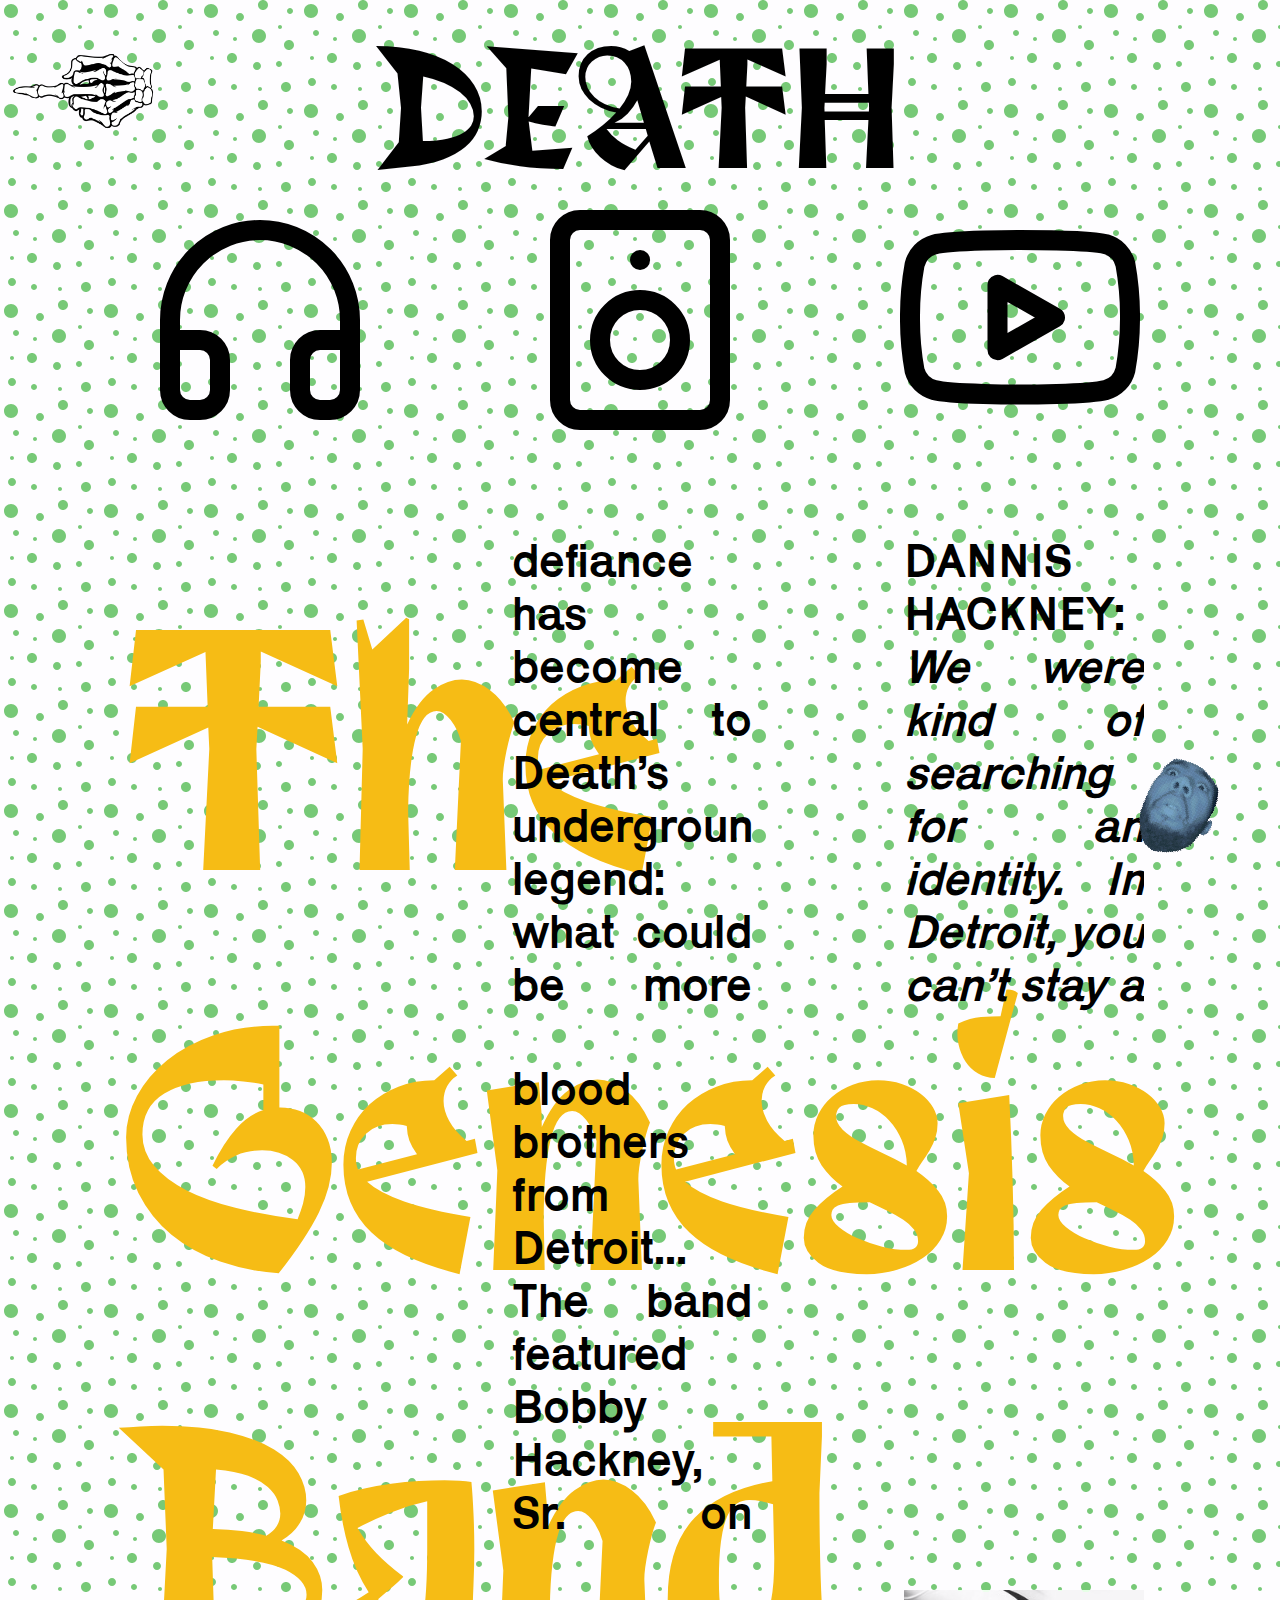
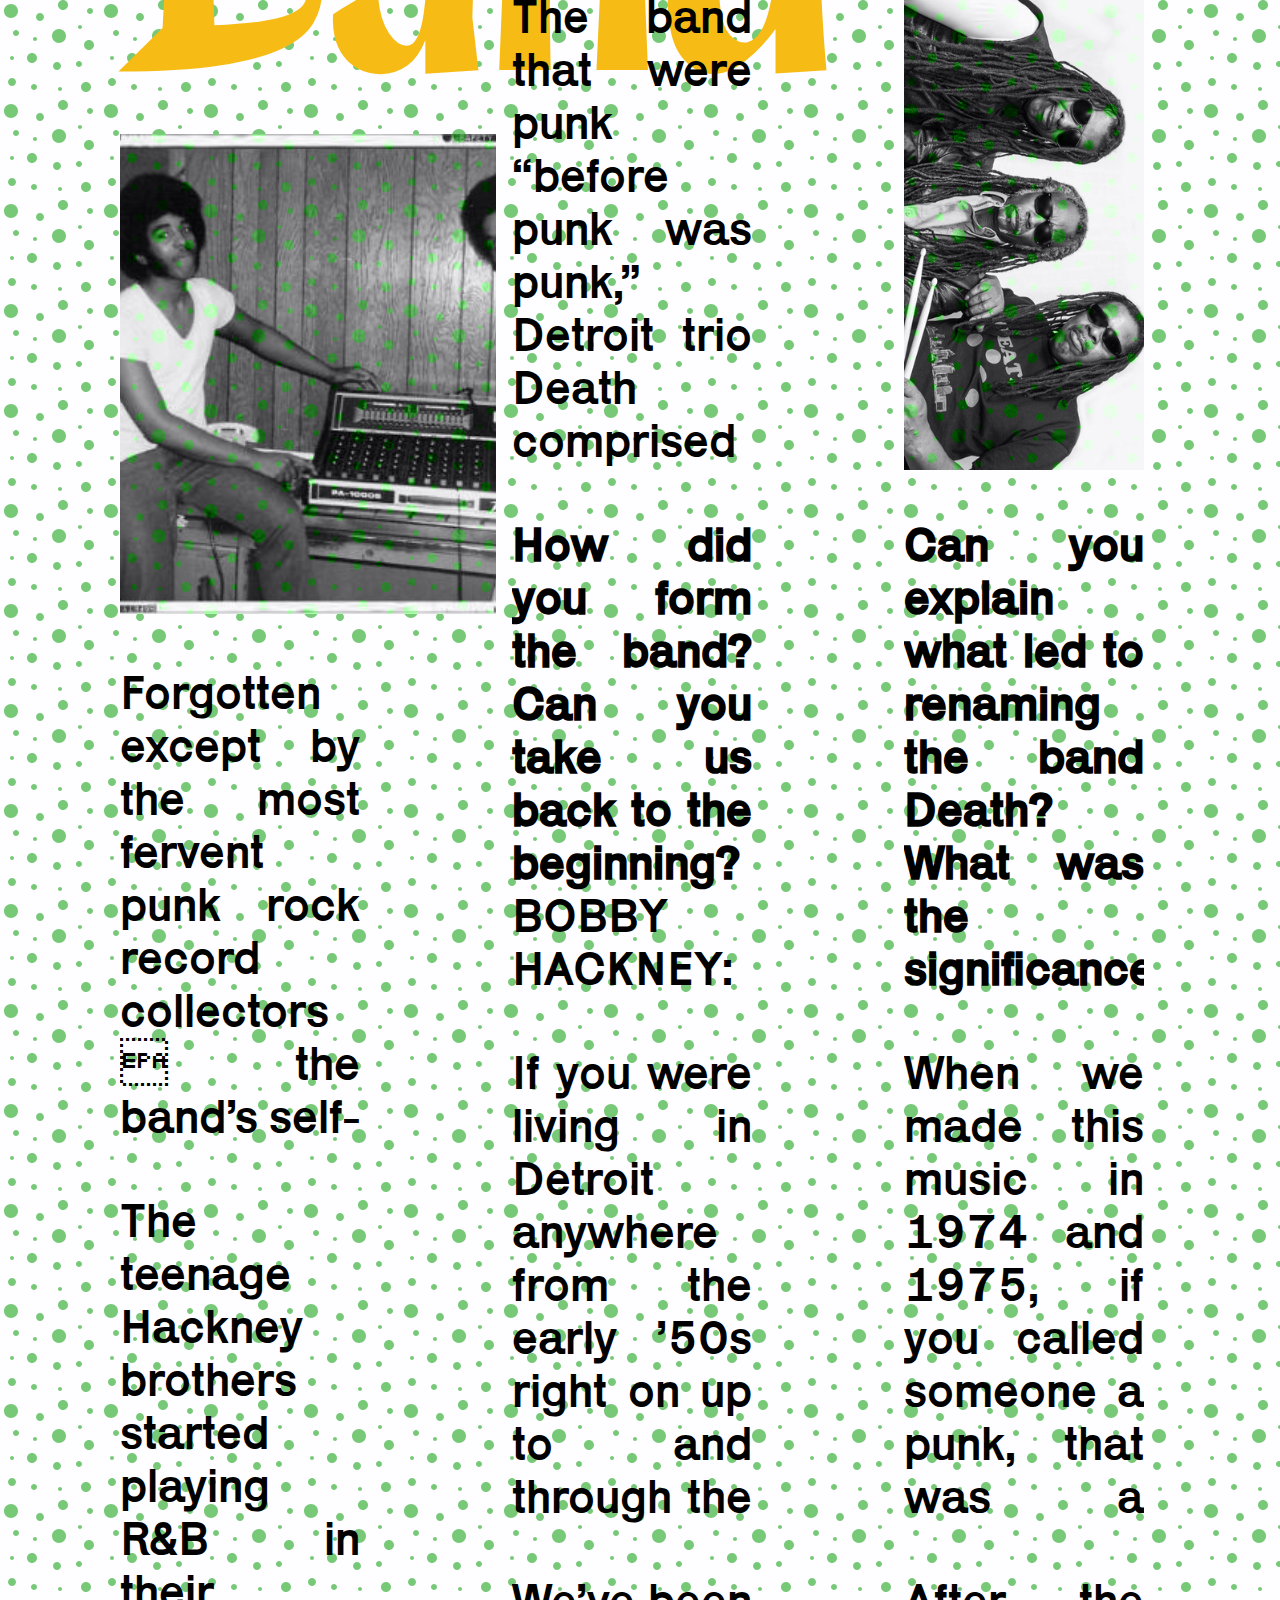
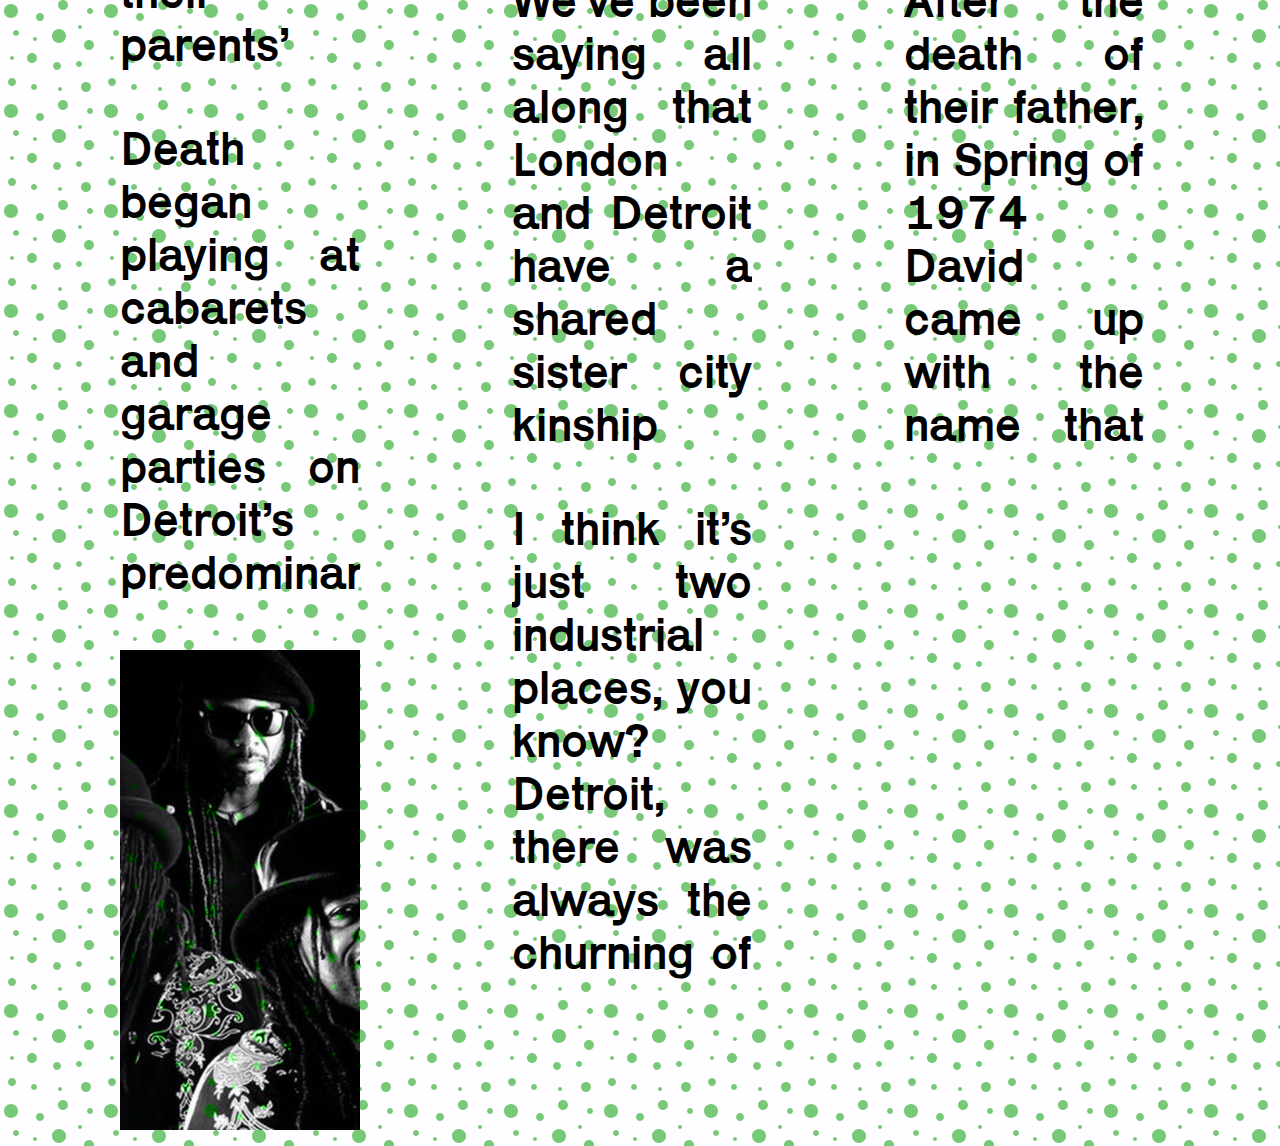
<file: Death.html>
<!-- update -->

<!DOCTYPE html>
<html>
<head>
<title></title>
<meta name="description" content="">

<meta charset="utf-8">
<meta content="initial-scale=1.0,width=device-width" name="viewport">
<meta http-equiv="X-UA-Compatible" content="IE=edge">

<!--favicon-->
<link rel="icon" href="images/favicon.ico" />

<!--stylesheets-->
<link href="css/reset.css" rel="stylesheet">
<link href="css/linkedpg.css" rel="stylesheet">


</head>

<body>
<div class="widget">
<a href="index.html">
<img src="images/middle-finger-widget-2.png" alt="middle-finger-widget">
</a>
</div>
<p>
    <h1>DEATH</h1>
<div class="menu-buttons">
    <a href="https://audius.co/trending" target="_blank"> <img src="images/headphones.svg" alt="speaker"></a>
    <a href="https://tidal.com/browse/artist/9723392" target="_blank"> <img src="images/speaker.svg" alt="speaker"></a>
    <a href="https://www.youtube.com/channel/UCvtq4GkuRfYc8IUwmJ4bv_Q" target="_blank"> <img src="images/youtube.svg" alt="yotube-graphic"></a> 
</div>

<div class="wrapper">
    <div class="scroll-content-left">

        <h2>The Genesis Band</h2>
            <img src="images/Death-0.jpg" alt="Death-band-1">
            <p>Forgotten except by the most fervent punk rock record collectors  the band’s self-released 1976 single recently traded hands for the equivalent of $800  Death would likely have remained lost in obscurity if not for the discovery last year of a 1974 demo tape in Bobby Sr.’s attic. Released last month by Drag City Records as “... For the Whole World to See,” Death’s newly unearthed recordings reveal a remarkable missing link between the high-energy hard rock of Detroit bands like the Stooges and MC5 from the late 1960s and early ’70s and the high-velocity assault of punk from its breakthrough years of 1976 and ’77. Death’s songs “Politicians in My Eyes,” “Keep On Knocking” and “Freakin Out” are scorching blasts of feral ur-punk, making the brothers unwitting artistic kin to their punk-pioneer contemporaries the Ramones, in New York; Rocket From the Tombs, in Cleveland; and the Saints, in Brisbane, Australia. They also preceded Bad Brains, the most celebrated African-American punk band, by almost five years.</p>

            <p>The teenage Hackney brothers started playing R&B in their parents’ garage in the early ’70s but switched to hard rock in 1973, after seeing an Alice Cooper show. Dannis played drums, Bobby played bass and sang, and David wrote the songs and contributed propulsive guitar work, derived from studying Pete Townshend’s power-chord wrist technique. Their musicianship tightened when their mother allowed them to replace their bedroom furniture with mikes and amps as long as they practiced for three hours every afternoon. “From 3 to 6,” said Dannis, 54, “we just blew up the neighborhood.”</p>

            <p>Death began playing at cabarets and garage parties on Detroit’s predominantly African-American east side, but were met with reactions ranging from confusion to derision. “We were ridiculed because at the time everybody in our community was listening to the Philadelphia sound, Earth, Wind & Fire, the Isley Brothers,” Bobby said. “People thought we were doing some weird stuff. We were pretty aggressive about playing rock ’n’ roll because there were so many voices around us trying to get us to abandon it.”</p>

</div>
<div class="scroll-content-right">
    <p>
        <img src="images/Death-2.jpg" alt="Death-band-2">
        <p>defiance has become central to Death’s underground legend: what could be more punk rock than telling the suits to take a hike in the name of artistic integrity, even if punk didn’t quite exist yet?</p>

        <p>blood brothers from Detroit... The band featured Bobby Hackney, Sr. on vocals and bass, Dannis Hackney on drums and the eldest brother, David Hackney as guitarist, songwriter, and its conceptual leader.</p>

        <p>The band that were punk “before punk was punk,” Detroit trio Death comprised of the Hackney brothers: Bobby, David and Dannis. Inspired by the local sounds of Motown, MC5, The Stooges and Alice Cooper, and British groups like The Beatles, The Stones and The Who, their choice of name played on the concept of “spinning death from the negative to the positive.” In 1975, after interest from Detroit music mogul Don Davis and his label Groovesville Productions, and with funding from Columbia Records, Death recorded a set of seven songs. Columbia’s president Clive Davis begged them to change their nihilistic title. On brother David’s insistence, the brothers refused, leading to Columbia withdrawing their support.</p>

        <p><b>How did you form the band? Can you take us back to the beginning?</b> BOBBY HACKNEY: <em>We started in 1971. We were originally called RockFire Funk Express. Right around the end of 1972 into 1973, we begin to explore and immerse ourselves in rock & roll, more or less thanks to the inspiration of a show that Dannis saw with Alice Cooper. That was actually the beginning of it. We immersed ourselves in rock & roll. We needed a new name. David, our brother, came up with the name Death in 1974.</em></p>

        <p>If you were living in Detroit anywhere from the early ’50s right on up to and through the late ’70s, you witnessed a lot of magic being made. Of course, the advent of Motown. Great Detroit rock like Bob Seger, the MC5, Iggy and the Stooges, Grand Funk Railroad. Alice Cooper, who moved to Detroit.</p>

        <p>We’ve been saying all along that London and Detroit have a shared sister city kinship because during the early ’60s when The Beatles came and all of the music industry in America was running scared, Berry Gordy invited them to West Grand Boulevard on Hitsville. They recorded “Please, Mr. Postman” and some other Motown songs. After that, the two names became synonymous amongst music fans in Detroit. Motown and Beatles. Just rolled off the tongue together. The Who came to Detroit, set up residency in Detroit, played the Grande Ballroom. The Rolling Stones were in and out of Detroit recording.</p>

        <p>I think it’s just two industrial places, you know? Detroit, there was always the churning of the automobile plants. I think that here, in the UK and in parts of Europe where all these great bands come from, there’s a lot of industrial connections. I think there’s the churning of all that machinery that gives us that rhythm and that backbeat that we all tune into. We’ve heard groups like U2 talk about how they were influenced by the industrial surroundings that they grew up in. I think that’s really what it is. Whenever you see a place where there’s a lot of industry and working class people, those are the places where great music comes from.</p>

        <p> DANNIS HACKNEY: <em>We were kind of searching for an identity. In Detroit, you can’t stay a funk band too long before you learn about George Clinton and Funkadelic and the Parliament. They were the kings of the funk in Detroit. There was just no way around that. We began to explore heavy rock & roll. I happened into a concert one night that was going on at what was then Cobo Arena, which is Joe Louis Arena now. It was Alice Cooper. That was my first time ever seeing a real rock concert. When I saw those guys, the way they performed on stage, it just grabbed me. I stood there just watching them. I couldn’t wait to get home and tell my brothers that, “Dudes, if we want a new music to play, we got to get on this rock & roll thing.”They kind of rejected the idea at first. Then, two months later, The Who came to town on their Quadrophenia tour. David, who was the leader of the band, got a chance to see that. That’s when he agreed with me that we should go deeper into rock & roll. This seems to be the music that we were made for.</em></p>

    </p>
</div>

<div class="scroll-content-left">
    <p>
        <img src="images/Death-3.jpg" alt="Death-band-3">
        <p><b>Can you explain what led to renaming the band Death? What was the significance of the new name?</b> BOBBY HACKNEY:<em>David looked at it as a real spiritual thing. We didn’t want people to see it as a dark, gory thing. He was very convinced that Jim Morrison had the same idea in mind in naming the band The Doors and a song “Break on through to the Other Side.” How death should be viewed as not a negative, but a positive because it’s this journey that we’re all going through. He used to call this world a waiting room. Once we make that journey, that’s where [you find] the real party, the real life, the real fun, the real music, the real rock & roll, the real joy. That’s where it all is.</em></p>

        <p>When we made this music in 1974 and 1975, if you called someone a punk, that was a negative term. You either got a black eye or a bloody nose. We didn’t know anything about punk music, man. We just called it hard-driving Detroit rock & roll. That’s what we were playing. Maybe we were a little faster, a little more aggressive, because everybody was telling us that we should be playing some other kind of music like soul music or funk music. We wanted to play rock & roll.</p>

        <p>After the death of their father, in Spring of 1974 David came up with the name that changed it all: Death. Their name would always have shock value, because “death is real,” David claimed. The goal was to put a positive spin on death, the ultimate trip. The circles on the band’s logo, the Death triangle, represent the three elements of life: the spiritual, the mental, the physical. The latter circle is the guiding spirit of the universe. It’s God, really.</p>
        
    </p>
    </div>

</div>

<img src ="images/Floating-Icon.png" alt="treyvon-x-floating-head" class="clicc-here">
</file>
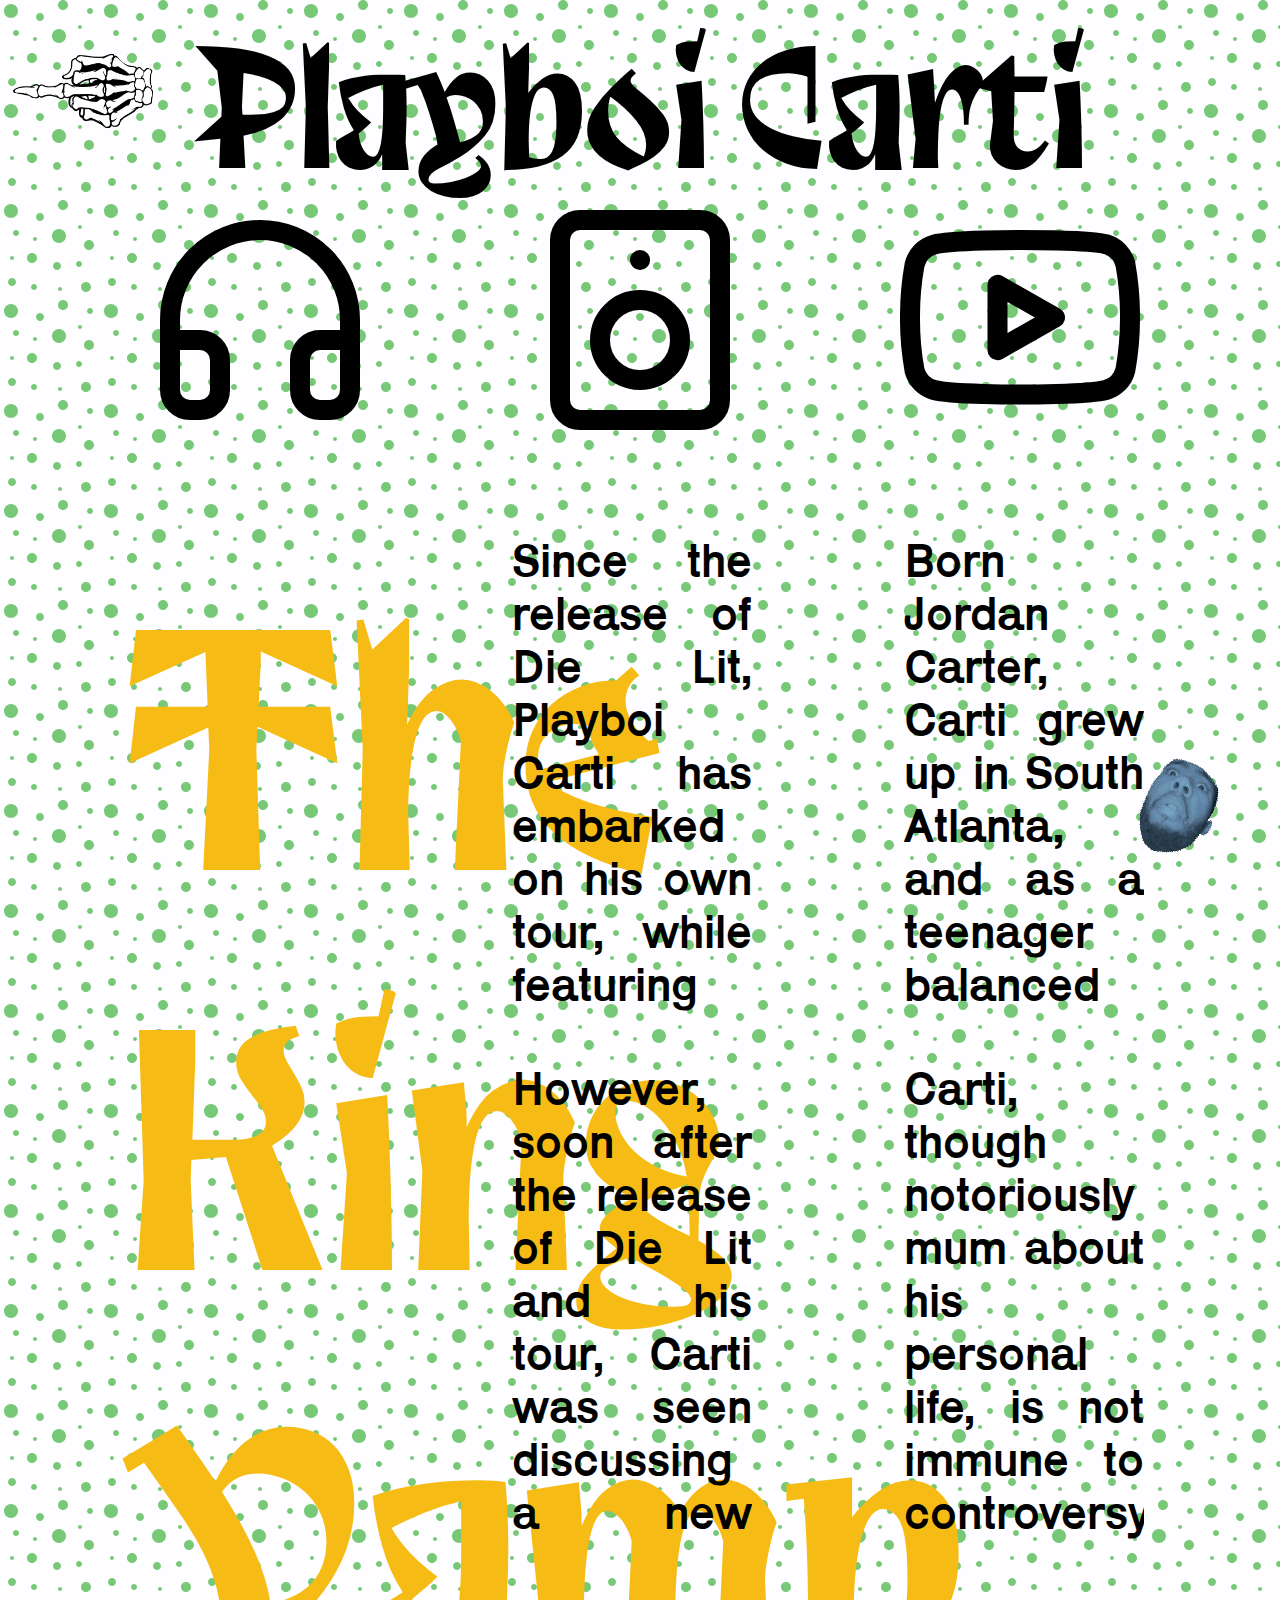
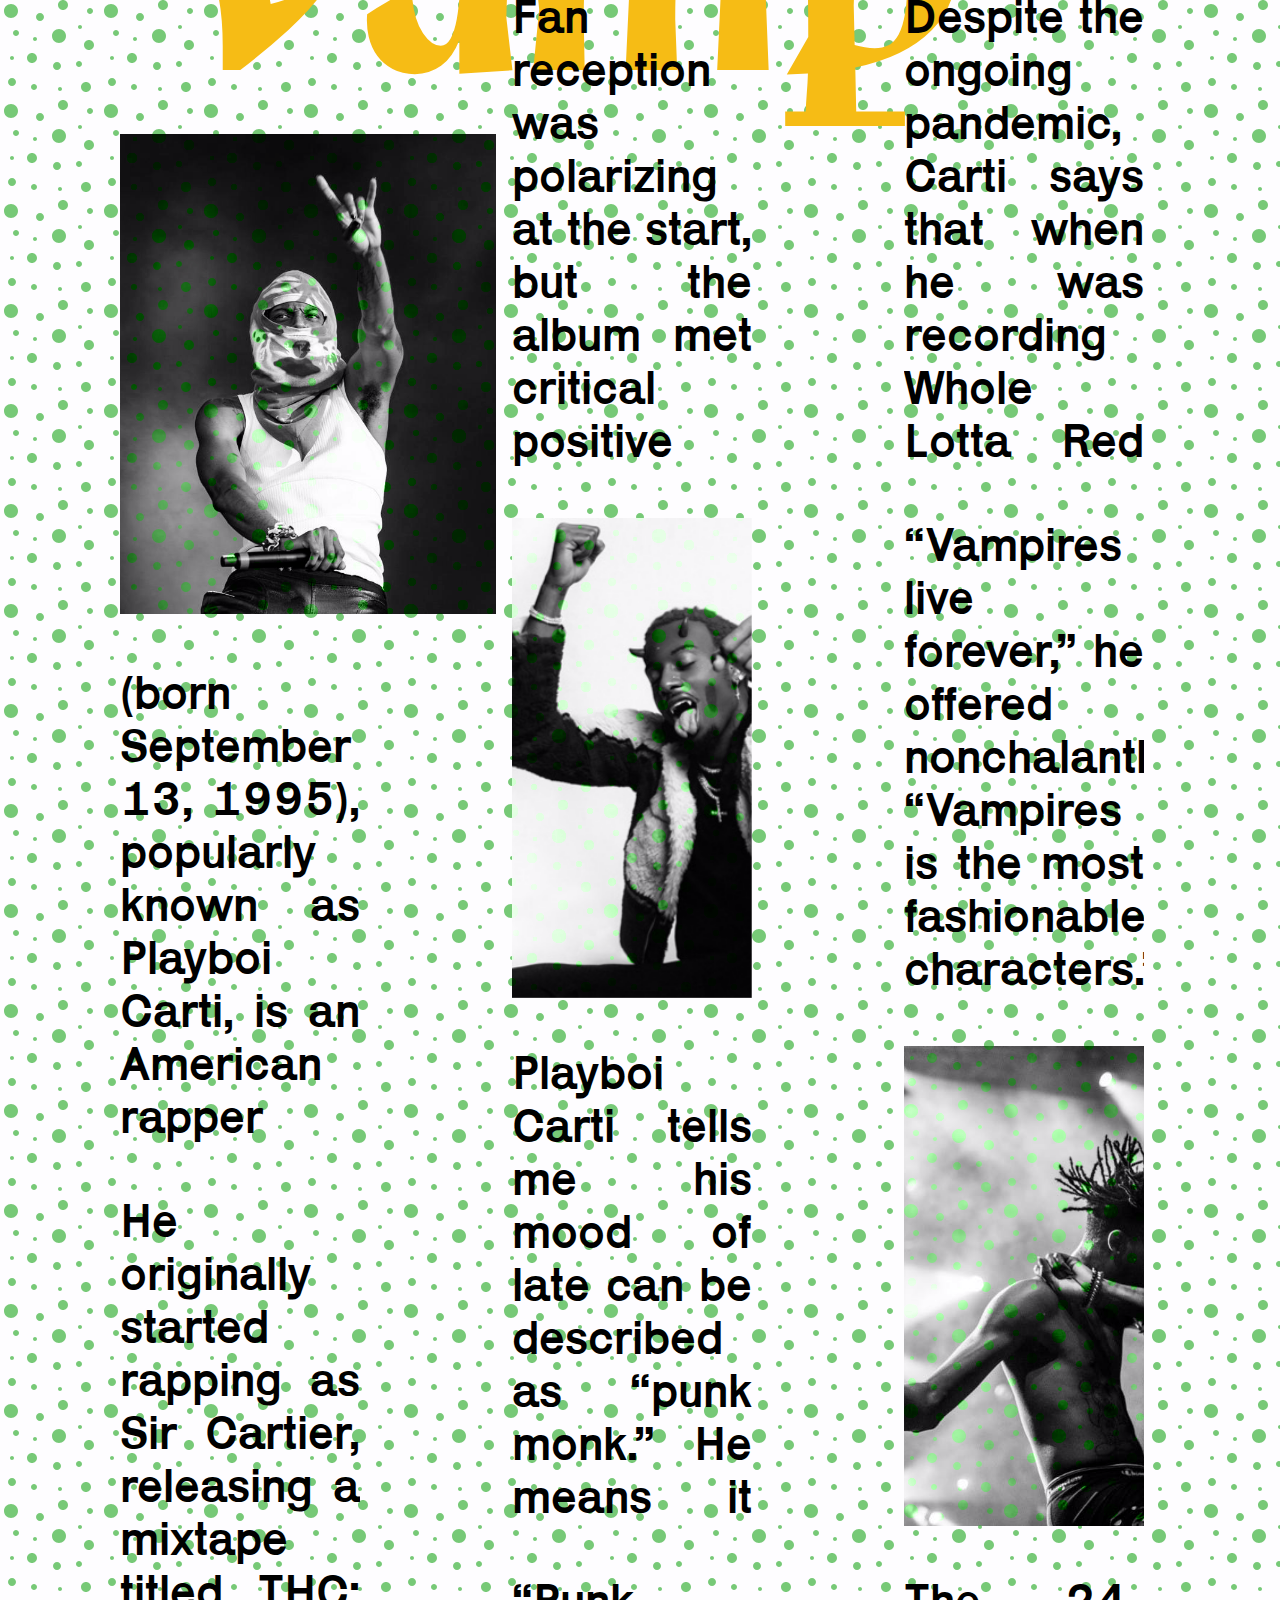
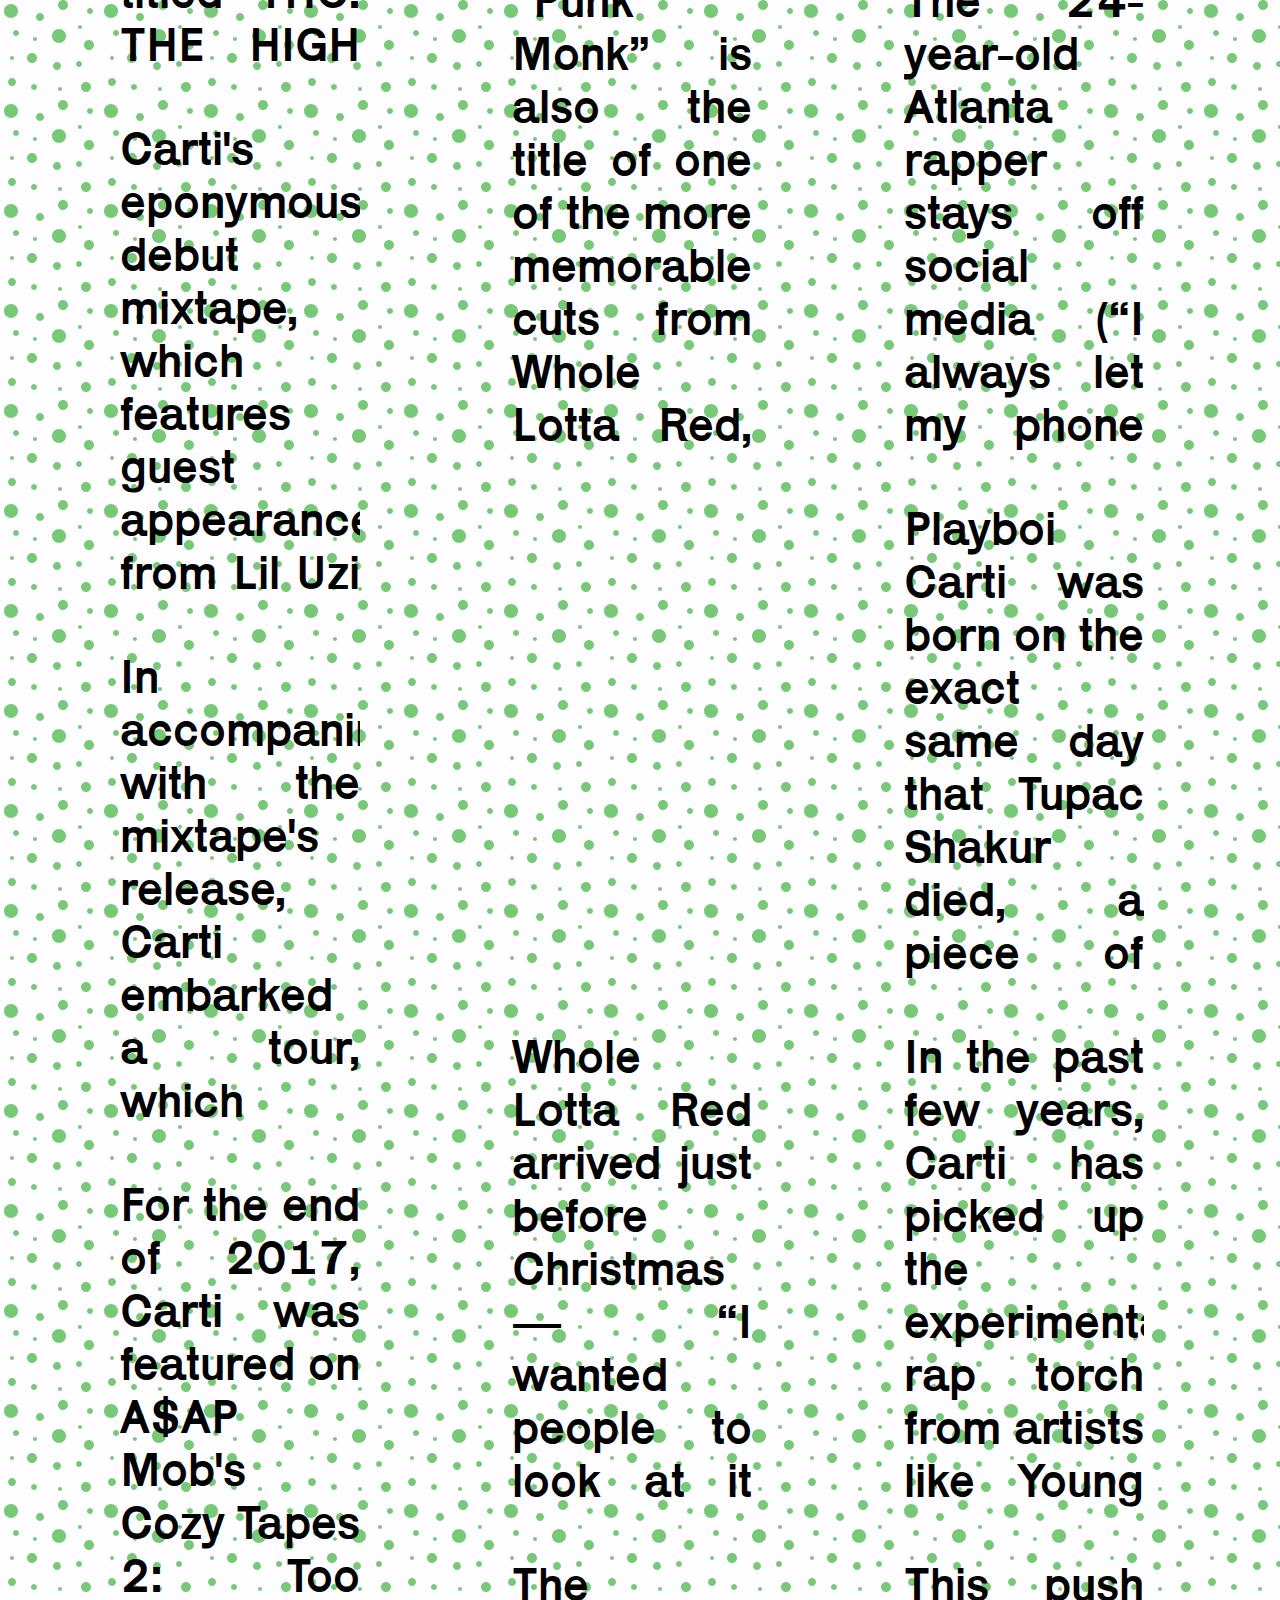
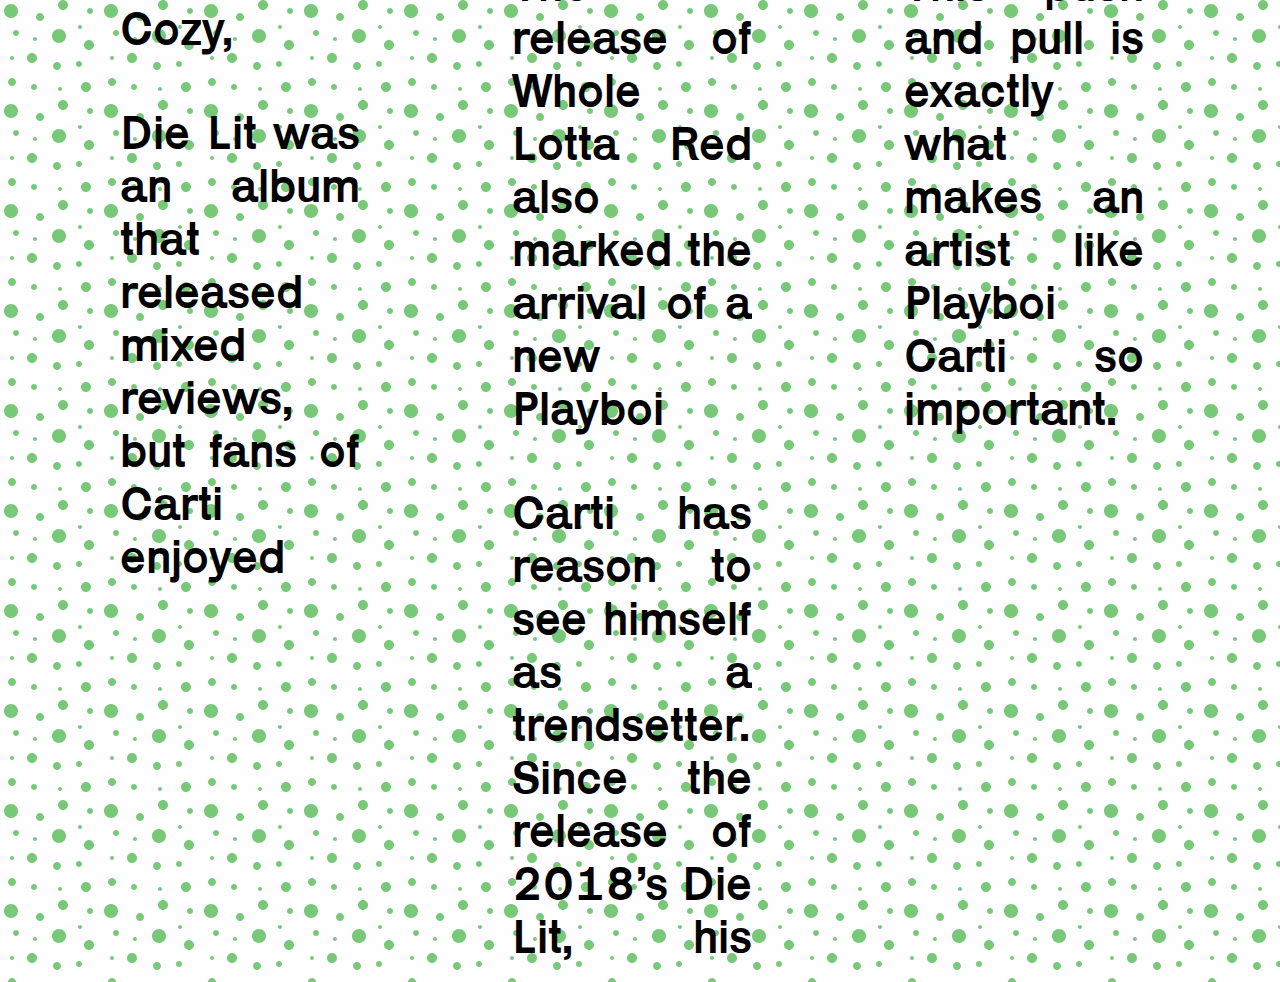
<file: playboi-carti.html>
<!DOCTYPE html>
<html>
<head>
<title></title>
<meta name="description" content="">

<meta charset="utf-8">
<meta content="initial-scale=1.0,width=device-width" name="viewport">
<meta http-equiv="X-UA-Compatible" content="IE=edge">

<!--favicon-->
<link rel="icon" href="images/favicon.ico" />

<!--stylesheets-->
<link href="css/reset.css" rel="stylesheet">
<link href="css/linkedpg.css" rel="stylesheet">


</head>

<body>
<div class="widget">
<a href="index.html">
<img src="images/middle-finger-widget-2.png" alt="middle-finger-widget">
</a>
</div>
<p>
    <h1>Playboi Carti</h1>
<div class="menu-buttons">
    <a href="https://audius.co/trending" target="_blank"> <img src="images/headphones.svg" alt="speaker"></a>
    <a href="https://tidal.com/browse/artist/7663291" target="_blank"> <img src="images/speaker.svg" alt="speaker"></a>
    <a href="https://www.youtube.com/channel/UC652oRUvX1onwrrZ8ADJRPw" target="_blank"> <img src="images/youtube.svg" alt="yotube-graphic"></a> 
</div>

<div class="wrapper">
    <div class="scroll-content-left">

        <h2>The King Vamp</h2>
            <img src="images/playboi-carti-1.jpg" alt="Playboi-Carti-1">
            
            <p> (born September 13, 1995), popularly known as Playboi Carti, is an American rapper from Atlanta, Georgia. His eponymous debut mixtape was released on April 14, 2017. He originally went by the moniker Sir Cartier (stylized as $ir Cartier) when he embarked on his music career in 2011.</p>

            <p> He originally started rapping as Sir Cartier, releasing a mixtape titled THC: THE HIGH CHRONICAL$ on November 5, 2011, that has since been deleted from the Internet. He followed up with Young Misfit on November 12, 2012. He changed his artist name to Playboi Carti in May 2013. As Playboi Carti, he came into prominence in 2015 with his song "Broke Boi". Initially a part of the Atlanta-based Awful Records label, he also performed at the fashion events such as Yeezy Season 5, VFiles and Raf Simons events, with artists such as Lil Uzi Vert and A$AP Rocky. In 2016, he was featured on A$AP Mob's debut studio album, Cozy Tapes Vol. 1: Friends, on the tracks "London Town" and "Telephone Calls", which the latter was released as the second single from the album.</p>
            
            <p> Carti's eponymous debut mixtape, which features guest appearances from Lil Uzi Vert, A$AP Rocky, and Leven Kali, was released on April 14, 2017. The self-titled release gained attention from various music publications, including XXL, Pitchfork, Spin, HotNewHipHop and PopMatters. XXL noted the track "Magnolia" as a standout cut, whereas Pitchfork critic Briana Younger thought that the release "finds a cloudy and economical mood and stays there, but it's Carti's magnetic confidence that turns just enough into plenty." The mixtape sold 28,051 units in its opening week.</p>

            <p> In accompaniment with the mixtape's release, Carti embarked a tour, which featured him as an opening act for Gucci Mane and Dreezy.</p>

            <p> For the end of 2017, Carti was featured on A$AP Mob's Cozy Tapes 2: Too Cozy, A$AP Ferg's Still Striving, and NAV's Perfect Timing. Carti was meanwhile working on his debut album, Die Lit, which would be released on May 11, 2018.</p>
            
            <p> Die Lit was an album that released mixed reviews, but fans of Carti enjoyed the album. Die Lit includes notable tracks such as "Shoota", "Foreign", "Choppa Won't Miss", "Mileage", and "Poke it Out." This album included features from artists such as Lil Uzi Vert, Nicki Minaj, Chief Keef, Young Thug, Travis Scott, and Bryson Tiller.</p>
            
            <p> Since the release of Die Lit, Playboi Carti has embarked on his own tour, while featuring on songs such as "Uh Uh" on Chief Keef's Mansion Musick and "Get Dripped" on Lil Yachty's Nuthin 2 Prove.</p>
            
            <p> However, soon after the release of Die Lit and his tour, Carti was seen discussing a new album: "Whole Lotta Red". Over the course of the next few years, "Whole Lotta Red" would get leaked, or played by Carti himself at select shows. On November 23 2020, Carti announced that the album had been submitted to his label, along with posting several blurry photos. He would later announce several collaborations, with artists such as Kanye West and Future. DJ Akademiks would later tweet that the album would release on Christmas day, and was produced by Kanye West.</p>
            
            <p> Fan reception was polarizing at the start, but the album met critical positive reception. The album would later grow on Carti fans and music enjoyers alike, and began receiving high praise.</p>

</div>
<div class="scroll-content-right">
    <p>
        <img src="images/playboi-carti-2.jpg" alt="Playboi-Carti-2">
            <p>Playboi Carti tells me his mood of late can be described as “punk monk.” He means it sort of holistically. The rapper has an almost religious devotion to the studio, spending every day there; his current project is the deluxe version of his recent album Whole Lotta Red. Carti says he barely even sleeps, preferring the Zen of the creative process. He splits his time between living in Atlanta and flying to California to see his son, though he’s plotting a move to New York, eyeing places on the Lower East Side. “It’s a city that I can get lost in,” he says.</p>

            <p>“Punk Monk” is also the title of one of the more memorable cuts from Whole Lotta Red, which topped the charts upon release in December. It’s a track where the notoriously tight-lipped Carti gives listeners a glimpse into what he’s been thinking. There are devilishly candid assessments of his frustrations with the music industry, with Carti naming names. “They tried to turn me into a white boy, but I’m not Lil Dicky,” he growls in his newly minted vocal register — a grizzly squawk that sounds untethered from the limitations of human vocal cords. Conceptually, the song represents a formal juxtaposition of vibes, like meditating in a mosh pit. The 24-year-old rapper has long professed punk-rock inspirations, but now he’s reconciling them with something that resembles inner peace. “Some people don’t know how to be alone, but I love it,” Carti explains. “‘Punk Monk’ is just an anthem of being alone in this game, and the people that you got, you can keep them right there because that’s all you need.”</p></p>
    
            <p>Whole Lotta Red arrived just before Christmas — “I wanted people to look at it like I gave them a gift. That’s what it was,” Carti says. The album caused a rift on social media, with die-hard fans immediately embracing the project, and others recoiling at its rougher edges. The production leans on harsh drum patterns, and Carti’s unique vocal expressionism sews into the fabric of this new, chaos-fueled, landscape. On “Stop Breathing,” his exasperated gasps punctuate the track’s distorted drums to hypnotic effect. Standout track “Control” might end up being the year’s best love song, sounding more like a punk ballad than a rap track. “Ever since I met youooouu,” Carti sings, swooningly stretching out that last word and flexing his nimble vocal register. </p>
    
            <p>The release of Whole Lotta Red also marked the arrival of a new Playboi Carti, now adorned with candy-red braids and a vampire alter ego (“Vamp Anthem” goes so far as to sample Bach’s “Toccata and Fugue in D Minor, BWV 565,” made famous, of course, by Dracula). There are other eccentricities, too. His album art is a reference to Slash magazine, an underground punk zine printed in Los Angeles during the Seventies. And one of Carti’s new calling cards is the chaotic use of capitalization in song titles.  He says it comes from remembering back on texting with old phones when you had to use the predictive text technology T9. “I say it in a song, too, like, ‘They can’t understand me, I’m talking hieroglyphics,’” Carti explains, referencing the Kid Cudi-assisted “M3tamorphosis.” “I was pointing out shit like that because I feel like my experiences created a lot of things for me, and then I let the people run with it.”</p>
    
            <p>Carti has reason to see himself as a trendsetter. Since the release of 2018’s Die Lit, his impact on the shape and tenor of modern rap music has been hard to ignore. Nowadays, everyone raps with some version of what’s been dubbed “baby voice” — the high-pitched, ad-lib-filled style that surfs on treacly, ethereal production — but Carti’s unique vocal acrobatics remain unmatched. Despite not releasing anything for years, he was able to adapt to the language of a generation online. If you type Carti’s name into YouTube, you’re greeted with dozens of pages of fan-uploaded compilations of leaks, snippets, and remixes. The most exciting way to listen to Carti, for the past several years, has been through the vantage point of his mostly young and dedicated listeners.</p>
    
            <p>Born Jordan Carter, Carti grew up in South Atlanta, and as a teenager balanced basketball and an eclectic sense of creativity. He came up rapping alongside the members of Atlanta’s Awful Records collective, who exposed him to an experimental style of rap production. His early appearances on songs by the producer Ethereal would sow the seeds for the Carti mythology. On 2015’s “Beef,”  Carti delivers breezy punches over a sparse and subtle drum pattern, stretching his nascent vocalism with breathy ad-libs that sound like approximations of waves crashing. Carti would release his first mixtape in 2017, a self-titled project that featured the viral hit “Magnolia.” The song’s infectious hook — “In New York I milly rock/Hide it in my sock” — would eventually get memed into oblivion, a harbinger for the ways the internet was about to morph the experience of listening to your favorite artist. A year later, Carti’s debut, Die Lit, served as a bona fide proof of concept. Carti and the mumble-rap phenomenon he’s credited with giving rise to were here to stay.</p>
    
            <p>Carti, though notoriously mum about his personal life, is not immune to controversy. Following the release of Whole Lotta Red, a firestorm emerged on social media after his ex-girlfriend, the rapper Iggy Azalea, with whom he has a child, alleged that Carti was failing his duties as a father. Carti didn’t respond to the allegations, but later posted a picture of himself with his son, Onyx, on Twitter. When we talk on the phone, he explains his reluctance to share more about his personal life with the world. “I take care of a lot of people,” he says. “I got a kid. But with the world, the only thing I want to show them is the creative process and the music. I think people want to see the normal side of Playboi Carti, but you can’t normalize me.”</p>
    
            <p>Despite the ongoing pandemic, Carti says that when he was recording Whole Lotta Red he had his live performance at the top of his mind. “I visualize how the crowd is going to react to it,” he says. Like any rock star, Carti’s music is best experienced in person, which he says makes the timing of the record ideal. “I feel like Whole Lotta Red is the perfect album for me to show my presentation onstage,” he explains. “If I put this album out now, by the time we’re able to do these shows and get back active like we was, I will have gave them time to dissect the music.” </p>
    
            <p>“Vampires live forever,” he offered nonchalantly. “Vampires is the most fashionable characters.”</p>

</div>
<div class="scroll-content-left">
    <p>
        <img src="images/playboi-carti-3.jpg" alt="Playboi-Carti-3">
        <p>The 24-year-old Atlanta rapper stays off social media (“I always let my phone die,” he often remarks in interviews), and he rarely says anything outlandish enough to end up in headlines on gossip sites. Still, everyone has strong opinions about the way he makes music. Since emerging on SoundCloud with songs like “YUNGXANHOE” and “Broke Boi” in the mid-2010s, he has defied the traditional conventions of rap music in a way that pisses off hip-hop purists with as much intensity as it excites anyone in search of something new. Carti has assumed the role of rap’s latest disruptive lightning rod, sparking conversations about how the genre should (and shouldn’t) evolve next.</p>
        
        <p>Playboi Carti was born on the exact same day that Tupac Shakur died, a piece of trivia that fits so well with the storyline of his career that it almost sounds made up. His music, which reimagines the traditional role of a rapper, sounds nothing like the songs from hip-hop’s Golden Age. Instead of focusing on writing intricate lyrics or establishing a commanding mic presence, Carti uses his voice as an accent mark on each beat he encounters, leaning on repeated refrains and off-the-wall ad-libs to propel his songs forward. In the process, he has flipped the typical relationship between a rapper and a producer on its head. Carti likes to let producers take the lead, figuring out ways to rap inside beats instead of overpowering them. He acts as a conductor, using his voice as a means of orchestrating energy flow rather than delivering overcomplicated lyrics. For Carti, the meaning of each word matters much less than the feeling it communicates.</p>
        
        <p>In the past few years, Carti has picked up the experimental rap torch from artists like Young Thug and run with it in his own direction. Thug inspired a whole era of rappers to prioritize eccentric melodies and innovative vocal deliveries, but Carti took a sharper left turn than any of his peers. The baby voice in particular is a step no one else thought to take, and according to people who have heard the unreleased music he’s working on now, Carti is pushing his sound into even stranger places. “When he starts to play me music, it quickly becomes clear that he’s entered into new vocal territory,” wrote Ben Dandridge-Lemco in a 2019 Fader cover story. “The baby voice is still present on multiple songs, but he’s warped it into a higher pitch, stretching his voice into something much more unorthodox.”</p>

        <p>This push and pull is exactly what makes an artist like Playboi Carti so important. Since 2017, hip-hop has been the most popular genre in the United States. Decades removed from its inception, rap is no longer an upstart artform that exists at the fringes of pop culture. As it has evolved, the genre’s sound has broadened to incorporate more melody, lending itself to a wider, more mainstream audience. But to retain the edge and excitement that energized rap in the first place, the genre needs artists like Carti, who dare to experiment and push it in new directions. Especially in a streaming ecosystem that often rewards homogeneous music that can slide into playlists without disrupting flow, hip-hop needs outliers like Carti, who can throw a wrench in the system and break up monotony. </p>

    </p>
    </div>

</div>

<img src ="images/Floating-Icon.png" alt="treyvon-x-floating-head" class="clicc-here">
</file>
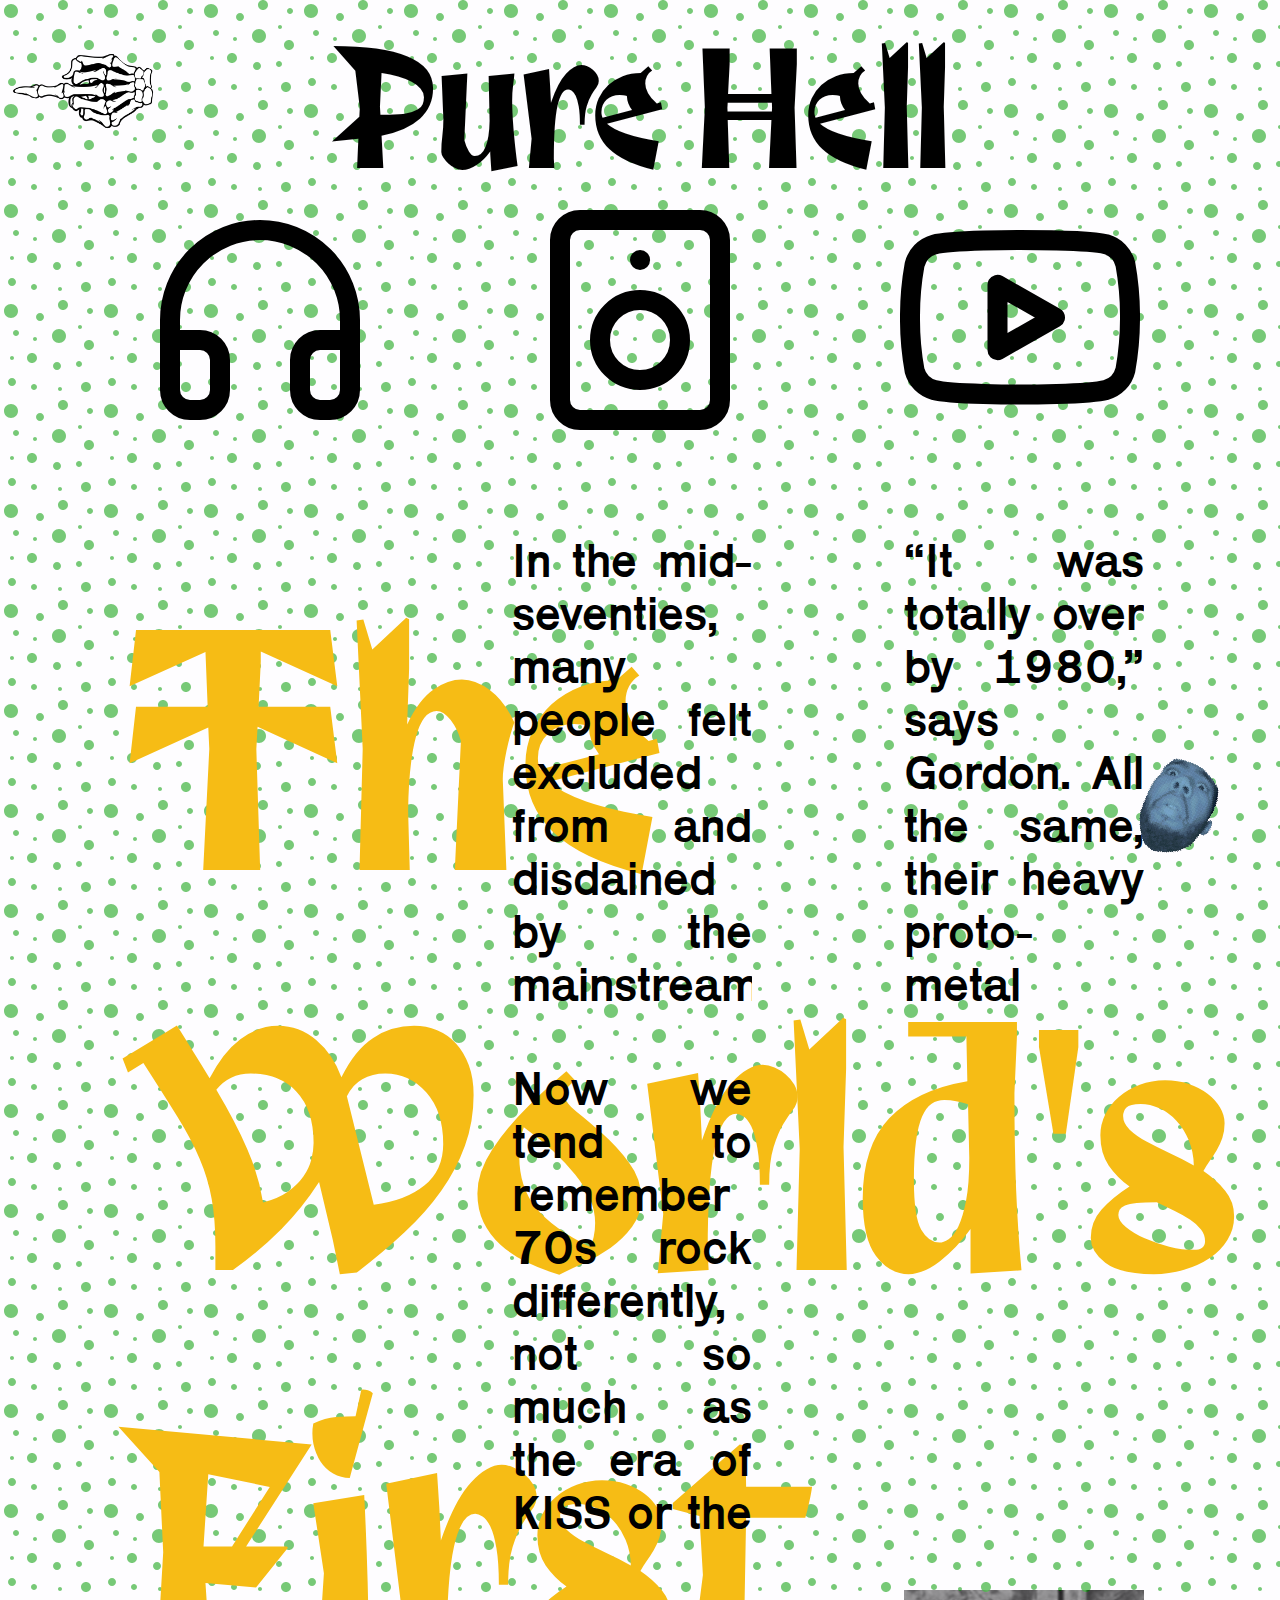
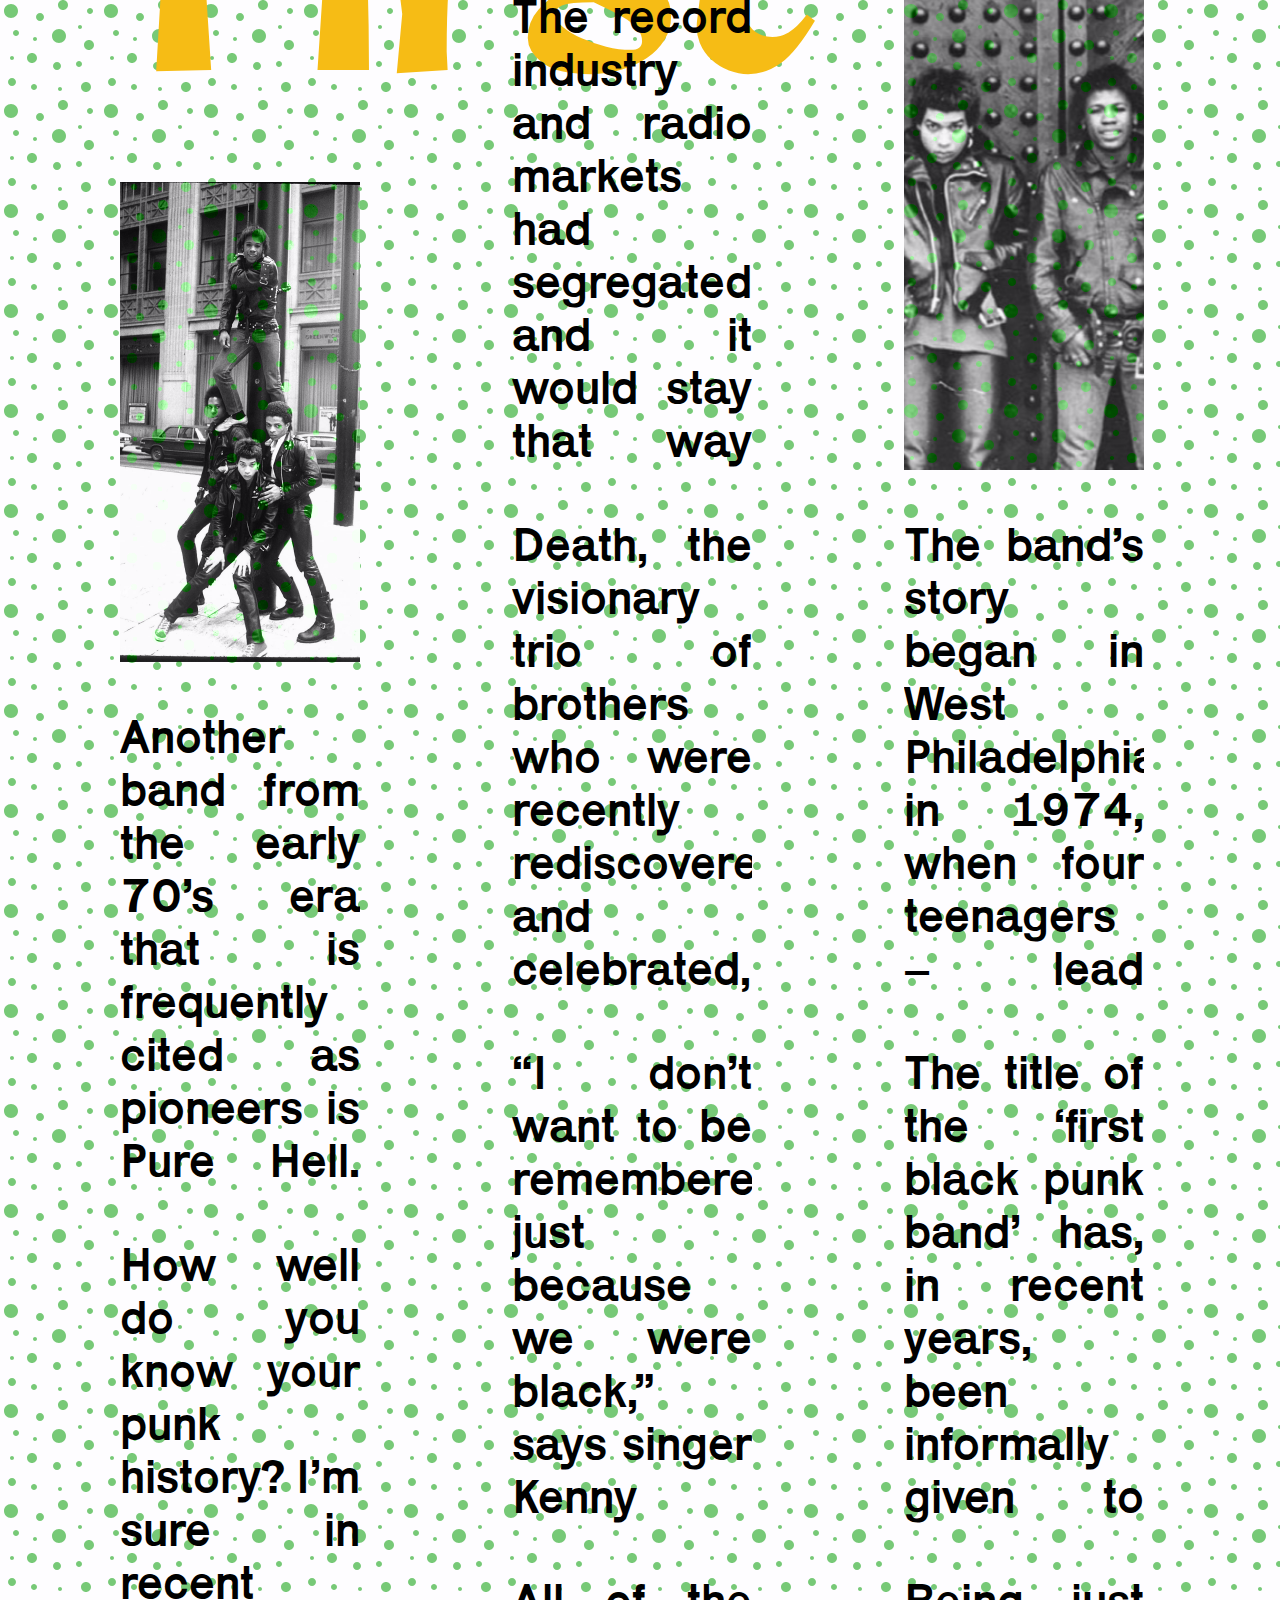
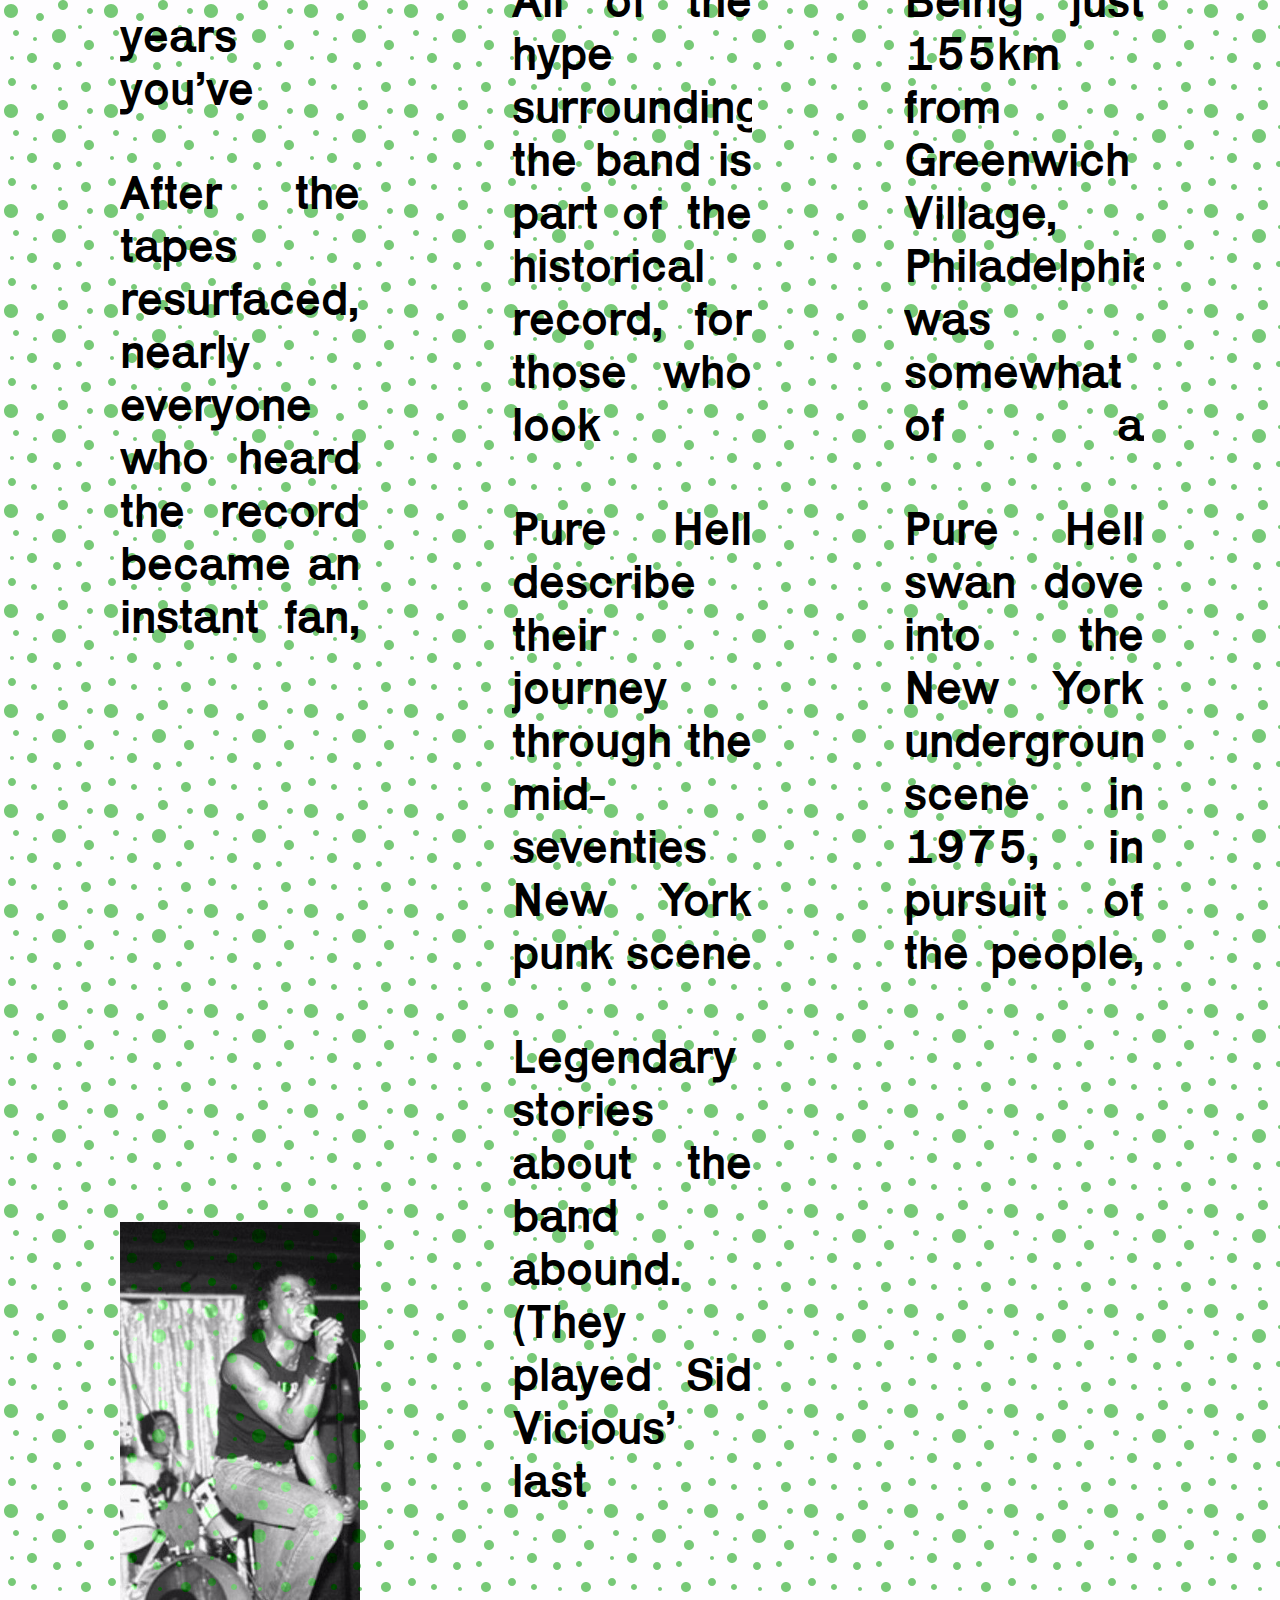
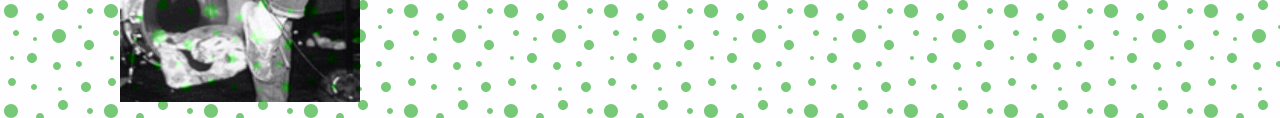
<file: pure-hell.html>
<!-- code update -->

<!DOCTYPE html>
<html>
<head>
<title></title>
<meta name="description" content="">

<meta charset="utf-8">
<meta content="initial-scale=1.0,width=device-width" name="viewport">
<meta http-equiv="X-UA-Compatible" content="IE=edge">

<!--favicon-->
<link rel="icon" href="images/favicon.ico" />

<!--stylesheets-->
<link href="css/reset.css" rel="stylesheet">
<link href="css/linkedpg.css" rel="stylesheet">


</head>

<body>
<div class="widget">
<a href="index.html">
<img src="images/middle-finger-widget-2.png" alt="middle-finger-widget">
</a>
</div>
<p>
    <h1>Pure Hell</h1>
<div class="menu-buttons">
    <a href="https://audius.co/trending" target="_blank"> <img src="images/headphones.svg" alt="speaker"></a>
    <a href="https://tidal.com/browse/artist/6550643" target="_blank"> <img src="images/speaker.svg" alt="speaker"></a>
    <a href="https://www.youtube.com/watch?v=JdMcH9mb2Hk" target="_blank"> <img src="images/youtube.svg" alt="yotube-graphic"></a> 
</div>

<div class="wrapper">
    <div class="scroll-content-left">

        <h2>The World's First</h2>
        <p>
            <img src="images/Pure-Hell-0.jpg" alt="Pure-Hell-1">
            
            <p> Another band from the early 70’s era that is frequently cited as pioneers is Pure Hell. The Philly band grew its rapport in the New York City scene and not only gained the respect of peers such as the New York Dolls and the Ramones but also achieved notoriety in the UK punk scene via their successful tour in that country. Although some of their music didn’t see the light of day in recording form, their music eventually made its way to Henry Rollins who eventually released it on his own label. Rollins told Dazed “If the album had come out when they made it, that would have been a game-changer. I believe (it) would have had a tremendous impact”.</p>

            <p> How well do you know your punk history? I’m sure in recent years you’ve gotten well versed on Bad Brains and Death, the bands that helped shape the hardcore and punk sound, but are you hip to Pure Hell? Bad Brains holds the spot for most influential punk band, Black or otherwise, in many folks’ eyes, it would be a grave mistake to ignore another forefather to this genre. 70s punk band Pure Hell was Philadelphia bred and gained notoriety after being discovered by Curtis Knight, which eventually led to them to be based and welcomed primarily in the UK. Roktober Magazine said, “Their recordings boast all the unaffected grime of the Dead Boys, the far-sighted musicality of the Voidoids, the metallic heft of the Stooges, excellent guitar playing, powerful vocals, a propulsive rhythm section…” all the makings of a seminal punk band. Although they only released on UK single during their “prime,” they followed with an album nearly 30 years later in 2005 entitled “Noise Addiction.”</p>

            <p> After the tapes resurfaced, nearly everyone who heard the record became an instant fan, including Rollins. “If the album had come out when they made it, that would have been a game changer,” he says. “I believe [it] would have had a tremendous impact. It’s one of those missed opportunity stories.” But it is also a found opportunity story. They are now getting recognition for their music and historical role. In 2012 they reformed to play their first show since 1979, with Rancid, Buzzcocks, Public Image Ltd, and Social Distortion. Pure Hell will find their way back into the story of New York punk, and it will be a more interesting story for their rediscovery.</p>
    </p>

</div>
<div class="scroll-content-right">
    <p>
        <img src="images/Pure-Hell-Live-.jpg" alt="Pure-Hell-2">
        <p>In the mid-seventies, many people felt excluded from and disdained by the mainstream of rock and roll, which had largely come to represent itself as a straight white boys and girls club full of superrich rock stars. The narrow image fostered attitudes of implicit racism and homophobia that exploded in the 1979 “Disco Sucks” backlash. This despite the fact that rock and roll began as interracial music built on the flamboyantly ambiguous sexuality of Little Richard, the racy short stories of Chuck Berry, the grooves of Chubby Checker, the edgy beats of Bo Diddley, and a great many unsung black female performers.</p>
        
        <p>Now we tend to remember 70s rock differently, not so much as the era of KISS or the Eagles, but as the transgressive time of David Bowie, Iggy Pop, Lou Reed, and Freddie Mercury, of the huge commercial and creative triumphs of women-led bands like Fleetwood Mac and Heart, of punk and new wave outsiders setting the template for four decades of alternative rock: The Ramones, Patti Smith, the Sex Pistols, Blondie, The Clash, Joy Division, Talking Heads, Gary Numan, Kraftwerk…. We remember it, still, as a time when rock was mostly white, and when black artists mostly recorded disco, funk, soul, and R&B.</p>

        <p>The record industry and radio markets had segregated, and it would stay that way into the 80s, though jazz artists like Miles Davis made serious inroads into rock experimentation, bands like Parliament/Funkadelic released hard rock psychedelia, Prince channeled both Little Richard and Chuck Berry, and early punks like Detroit’s Death and Philadelphia’s Pure Hell made groundbreaking punk and metal. The former escaped critical notice, but the latter became famous, then disappeared from rock history for decades. </p>

        <p>Death, the visionary trio of brothers who were recently rediscovered and celebrated, never really made it in their time outside of a small circle. Pure Hell, on the other hand, were an integral part of the New York punk scene and stars in Europe, and have been forgotten by most official punk histories. They “lived with the New York Dolls and played with Sid Vicious,” writes Cassidy George at Dazed, “but they’ve been largely written out of cultural history.” They are sometimes written back in, just as, to their dismay, they were promoted: as the “first black punk band.” But there’s far more to their history than that.</p>

        <p>“I don’t want to be remembered just because we were black,” says singer Kenny “Stinker” Gordon. “I want to be remembered for being a part of the first tier of punk in the 70s.” He is not exaggerating. New York Dolls guitarist Johnny Thunders promoted the band, leading to gigs as Max’s Kansas City and a feature in Andy Warhol’s Interview magazine, “marking their ‘place’ in a scene of cultural influencers.” They appeared in a 1978 issue of Melody Maker during their UK tour, in a photo with Sid Vicious, who wears his swastika t-shirt and padlock and chain. (Gordon also wore a swastika t-shirt onstage.) Just one of many second-page write-ups in Melody Maker, NME, and the European press.</p>

        <p>All of the hype surrounding the band is part of the historical record, for those who look through backpages and archives, but their music has mostly gone unheard for over a generation, largely because their album Noise Addiction only came out in 2006. After they released their first single in ‘78, then refused to change their sound for a record deal, their manager Curtis Knight absconded with the master tapes and refused to release them. Listen to their debut single, a cover of “These Boots Are Made for Walking,” above. Melody Maker called it, with a wink, “the former Nancy Sinatra hit.” The song reached number four on the UK alternative charts.</p>

        <p>Pure Hell describe their journey through the mid-seventies New York punk scene in the montage of interview clips at the top, scored by wicked, riff-laden recordings of their songs. The story began with four friends from a tough neighborhood in West Philadelphia. “We dressed in drag and wore wigs, basically daring people to bother us. People in the neighborhood would say, ‘Don’t go into houses with those guys, you may not come out!’” They were pressured to join a gang, says bassist Lenny “Steel” Boles, but refused. They packed up a U-Haul and moved into the Chelsea Hotel, then played their first show across the street at Mother’s.</p>

        <p>Legendary stories about the band abound. (They played Sid Vicious’ last appearance onstage and were caught up in the media circus surrounding Nancy Spungen’s death). What’s most interesting about them is the music and their lasting influence, despite what Boles describes as being “snubbed” by record labels unless they agreed to “do this Motown thing, saying like, ‘You guys are black so you’ve gotta do something that’s danceable.” After losing their manager and their masters, they settled in L.A., where they played with the Germs and the Cramps but “lost their momentum,” writes George.</p>

        <p>“It was totally over by 1980,” says Gordon. All the same, their heavy proto-metal sound, drawing from reggae and Hendrix as much as from Bowie and Nancy Sinatra, sparked the admiration of many emerging punk bands, including Washington, DC legends Bad Brains, who acknowledge the debt their furious reggae/metal thrash owes to Pure Hell. Bad Brains broke color barriers in New York a few years later, and got most of the credit for it, largely because Pure Hell left behind nothing but a mysterious single and a “rumor,” says Henry Rollins, “that they had made an album and that it was sitting in a closet.”</p>
    </p>
</div>
<div class="scroll-content-left">
    <p>
        <img src="images/purehell-4.jpg" alt="Playboi-Carti-3">
        <p>The band’s story began in West Philadelphia in 1974, when four teenagers – lead vocalist Kenny ‘Stinker’ Gordon, bassist Lenny ‘Steel’ Boles, guitarist Preston ‘Chip Wreck’ Morris and drummer Michael ‘Spider’ Sanders, set out to follow in the footsteps of their musical idols. A shared obsession with the sounds of Iggy, Bowie, Cooper, and Hendrix inspired them to create music that was louder, faster and more provocative than even those artists’ most experimental records. Pure Hell’s unique sound led them to New York, where they became characters in a seminal subculture recognised today as punk. As musicians of colour, their contribution to a predominately white underground scene is all the more significant. “We were the first black punk band in the world,” says Boles. “We were the ones who paid the dues for it, we broke the doors down. We were genuinely the first. And we still get no credit for it.” [YET]</p>

        <p>The title of the ‘first black punk band’ has, in recent years, been informally given to Detroit-based Death, whose music was mostly unheralded at the time but has since been rediscovered and praised for its progressive ideas. But while Death were creating proto-punk music in isolation in the early 1970s, Pure Hell were completely entrenched in the New York City underground scene, living and performing alongside [other] legends of American punk. Arriving the same month that Patti Smith and Television began their two-month residencies at CBGB and leaving just after Nancy Spungen’s murder, Pure Hell’s active years in the city aligned perfectly with the birth and death of a dynamic chapter of music history. “I don’t want to be remembered just because we were black,” says Kenny Gordon. <em>“I want to be remembered for being a part of the first tier of punk in the 70s.”</em></p>

        <p>Being just 155km from Greenwich Village, Philadelphia was somewhat of a pipeline of New York subculture – Gordon remembers his teenage years at the movie theatre watching John Waters films like Polyester and Pink Flamingos, and hanging out at Artemis, a spot frequented by Philly scenesters like Nancy Spungen and Neon Leon. “I heard (The Rolling Stones’) ‘Satisfaction’ and knew it was the kind of music I wanted to play,” recalls bassist Lenny Boles. “I was too poor to afford instruments, so if someone had one, I would befriend them.”</p>

        <p>Pure Hell swan dove into the New York underground scene in 1975, in pursuit of the people, places, and sounds they’d read about for years in the pages of Rock Scene and Cream magazine. The band moved into the Chelsea Hotel, the temporary home of a long list of influential characters, including Bob Dylan, Leonard Cohen, Janis Joplin, Jim Morrison, Edie Sedgwick, Patti Smith, and Robert Mapplethorpe. Their first gig in the city was hosted at Frenzy’s thrift, a storefront on St. Marks place, where guitarist Preston Morris “rather memorably caught the amplifier on fire due to a combination of maximum volume and faulty wires”, says Gordon. Drummer Michael Sanders’ friendship with Neon Leon led the band to the New York Dolls, who were acting as mentors for younger artists like Debbie Harry and Richard Hell at the time. Pure Hell was soon invited to perform for the Dolls in their loft.</p>
        
    </p>
    </div>

</div>

<img src ="images/Floating-Icon.png" alt="treyvon-x-floating-head" class="clicc-here">
</file>
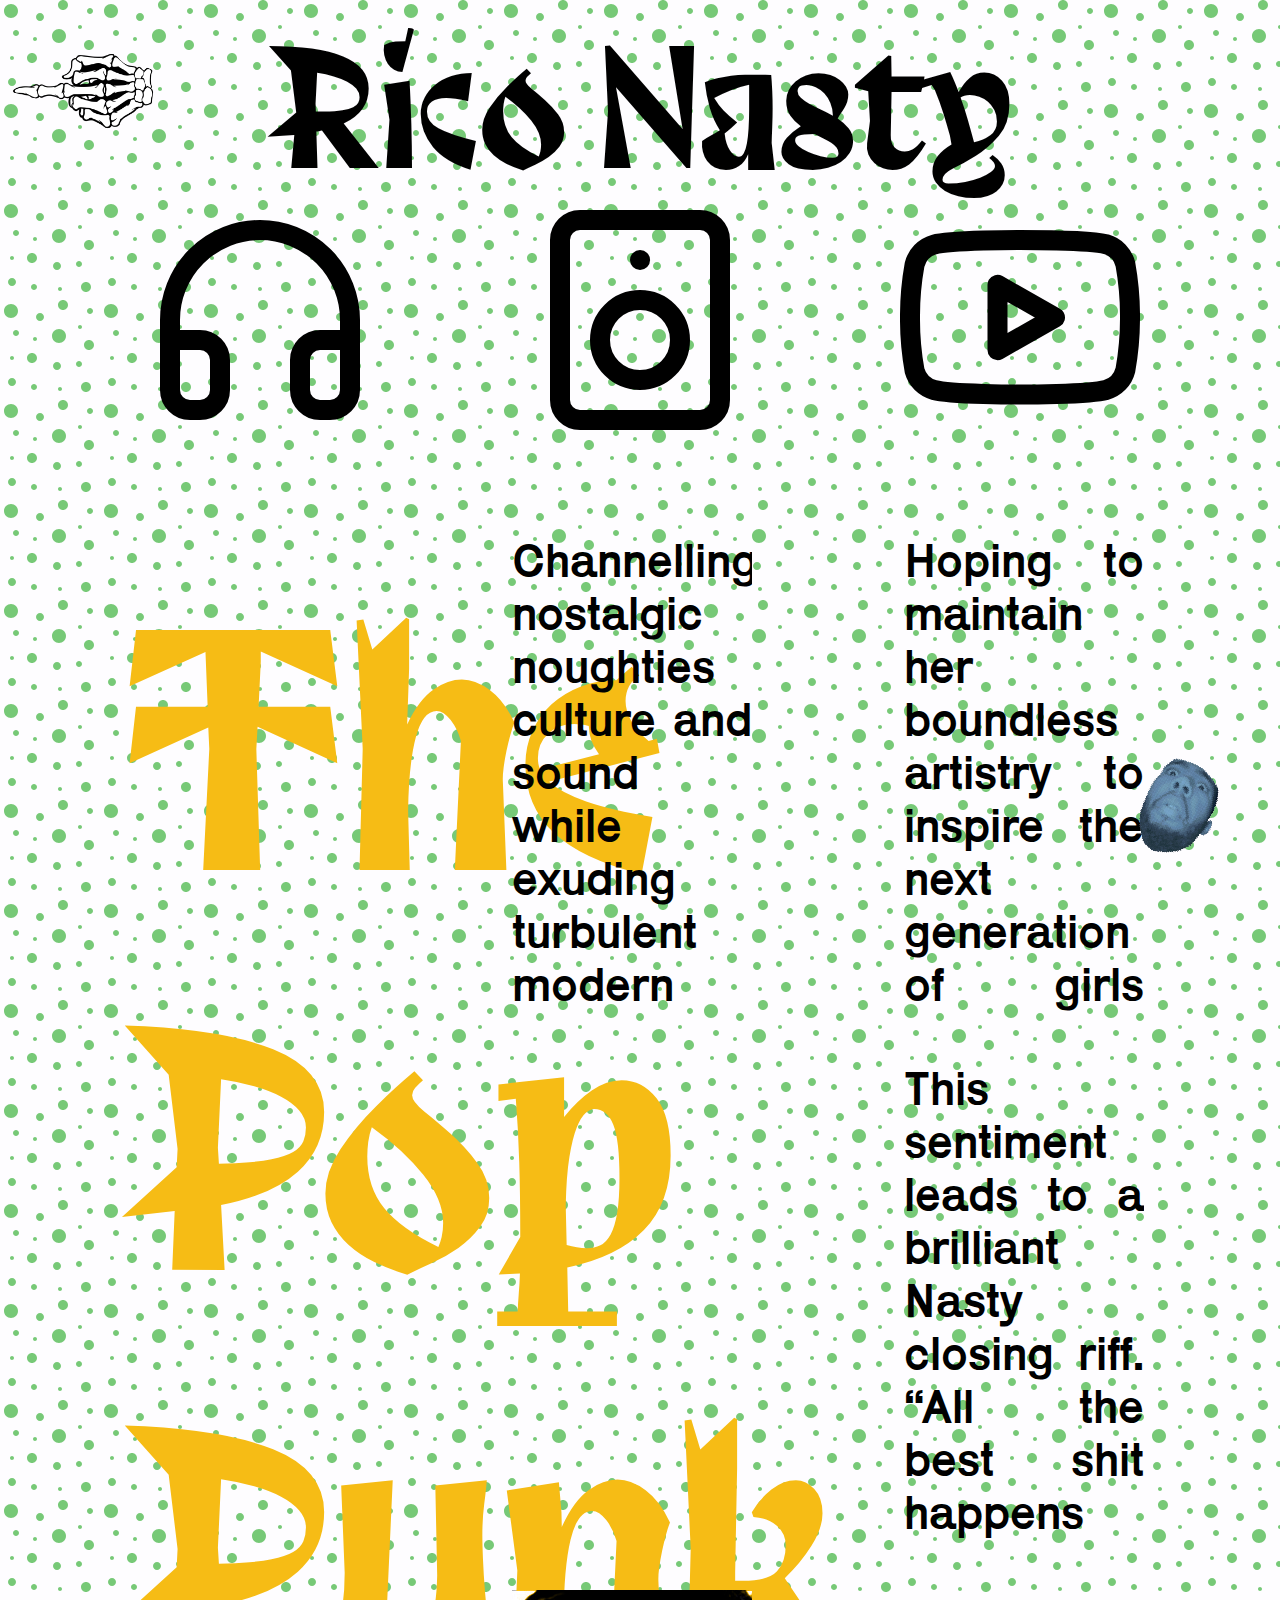
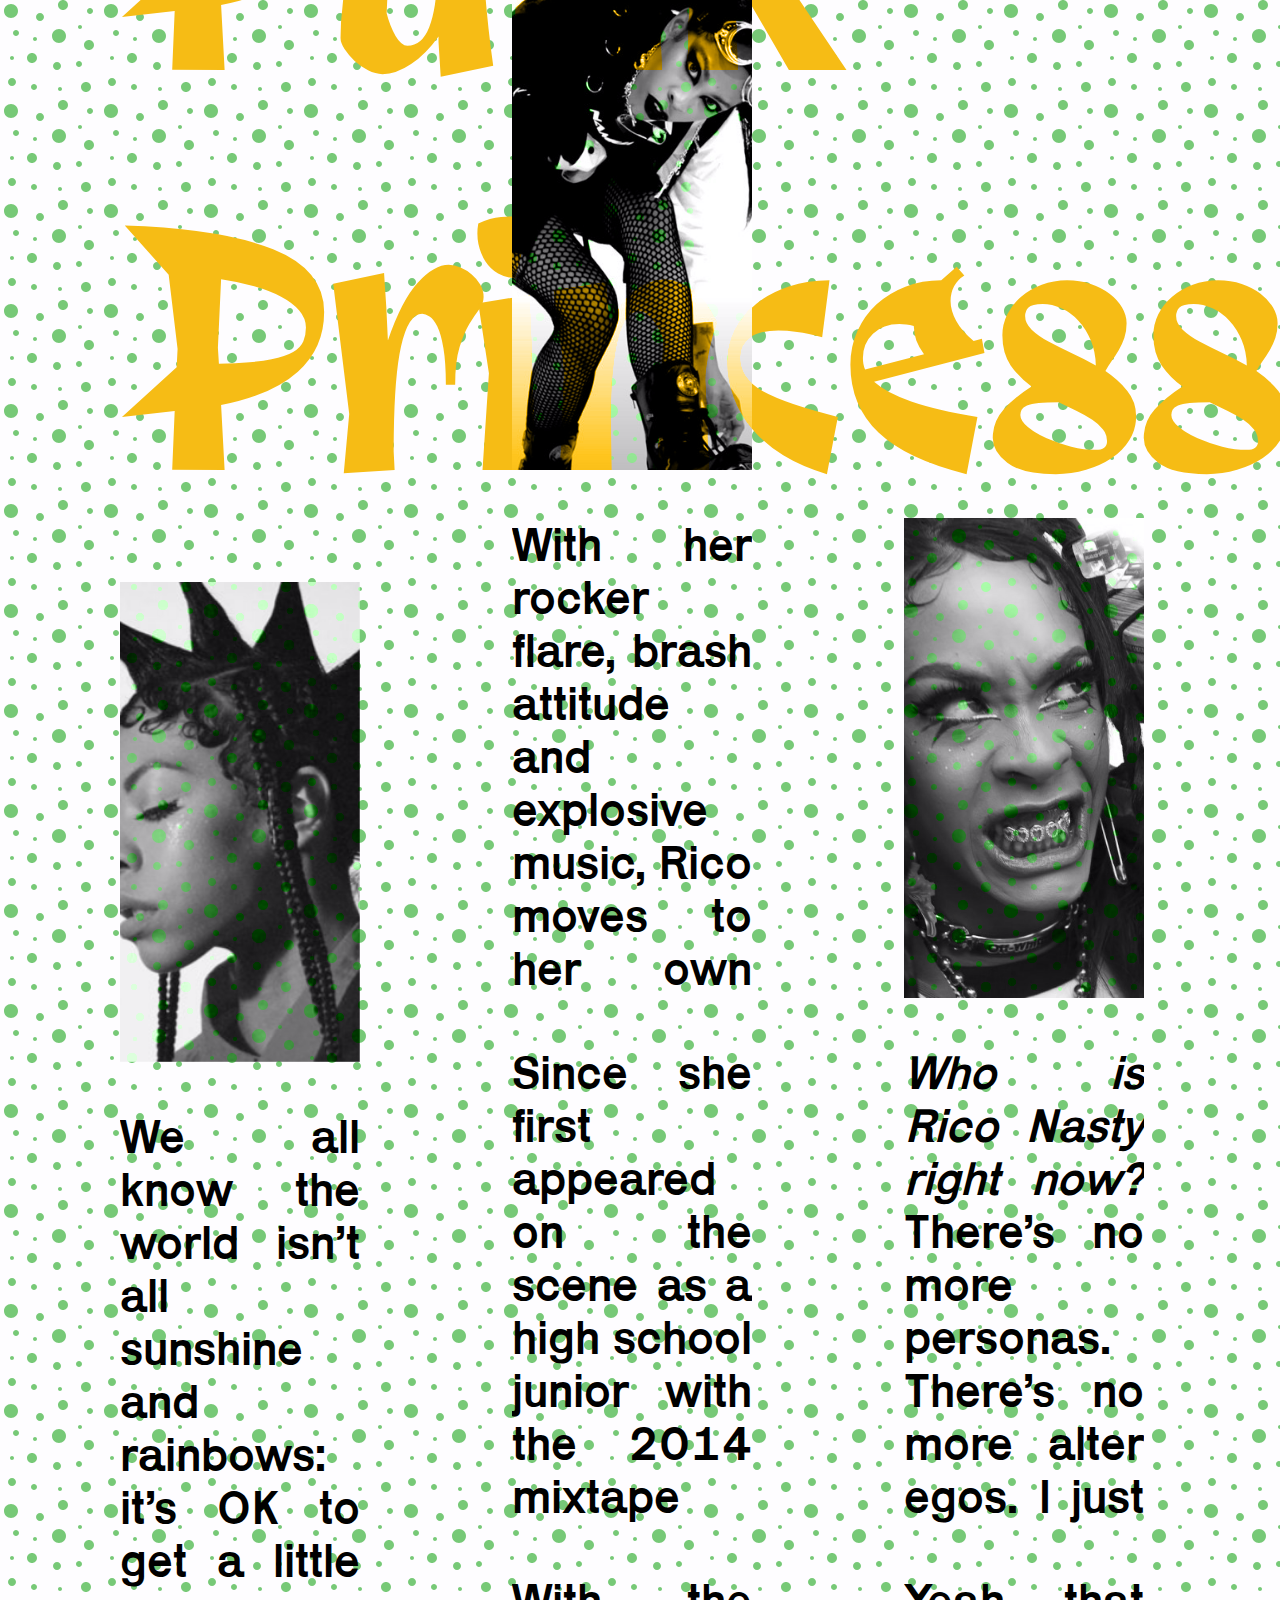
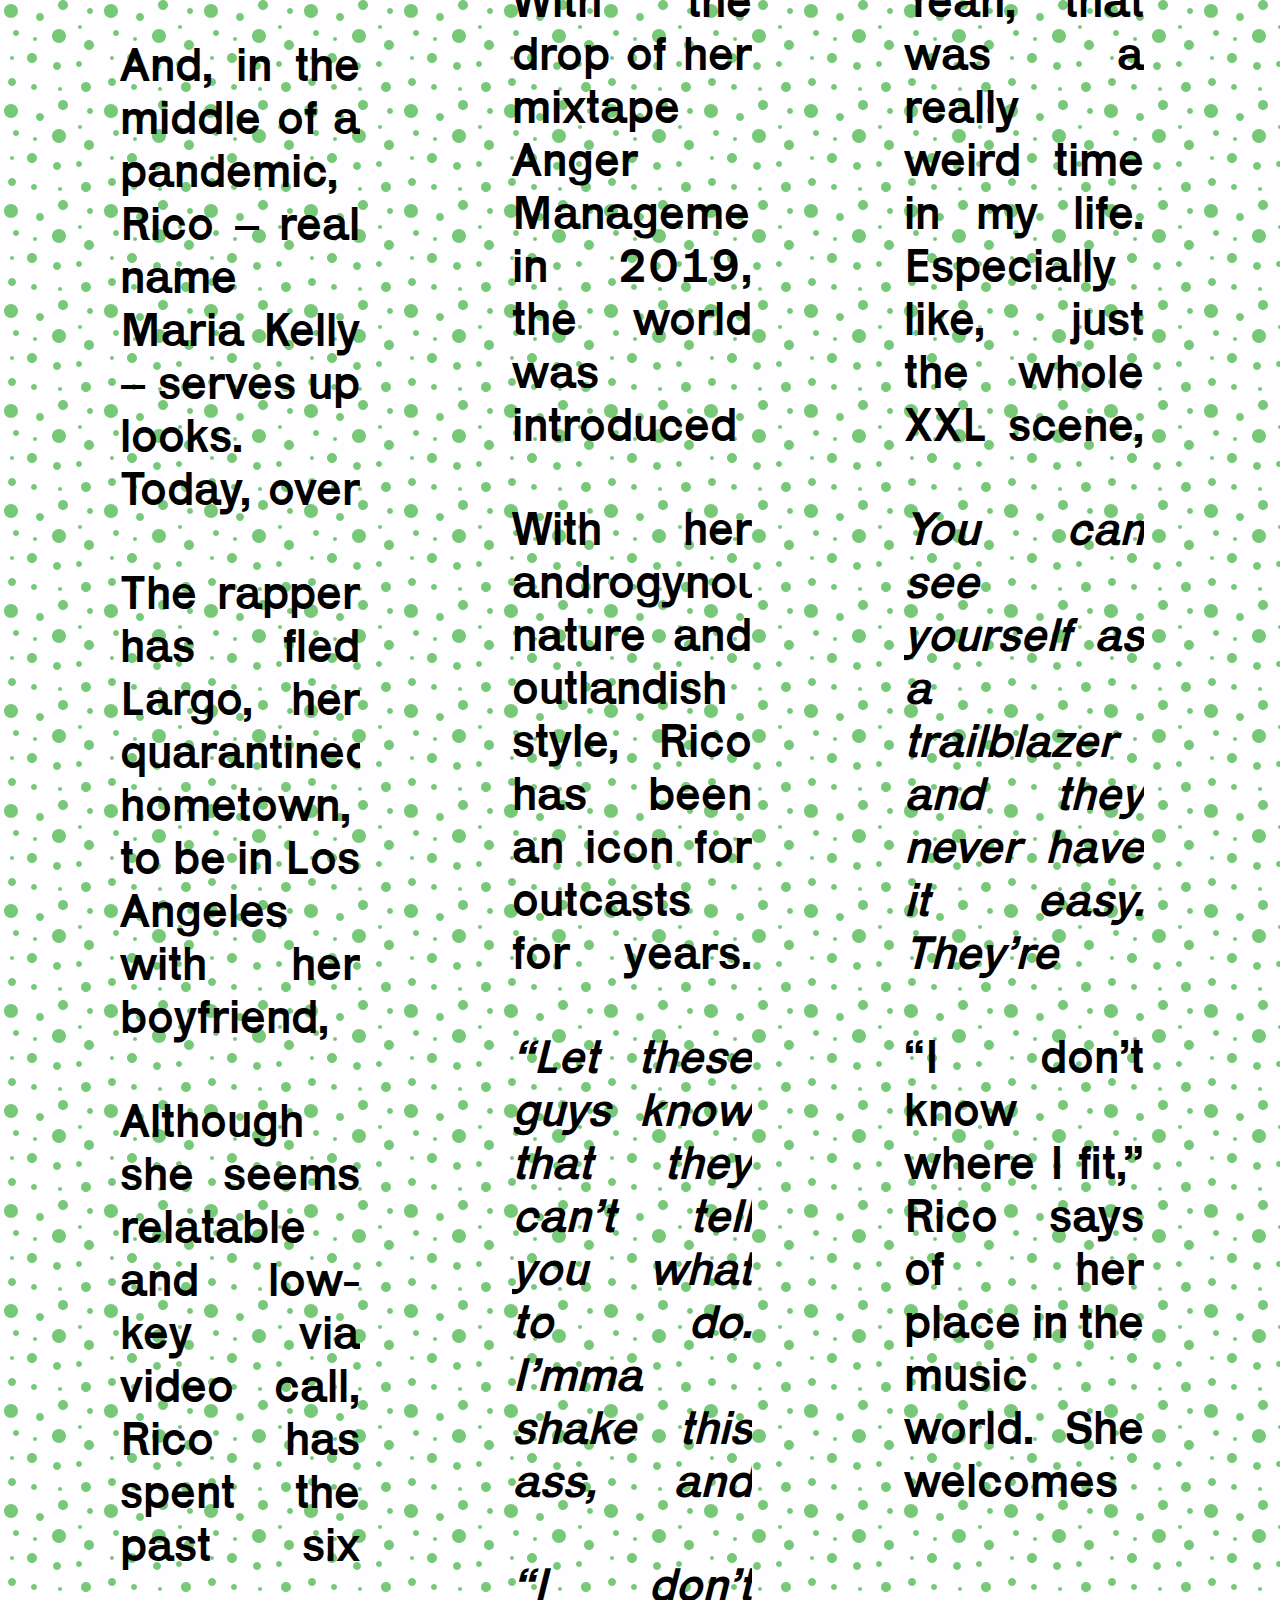
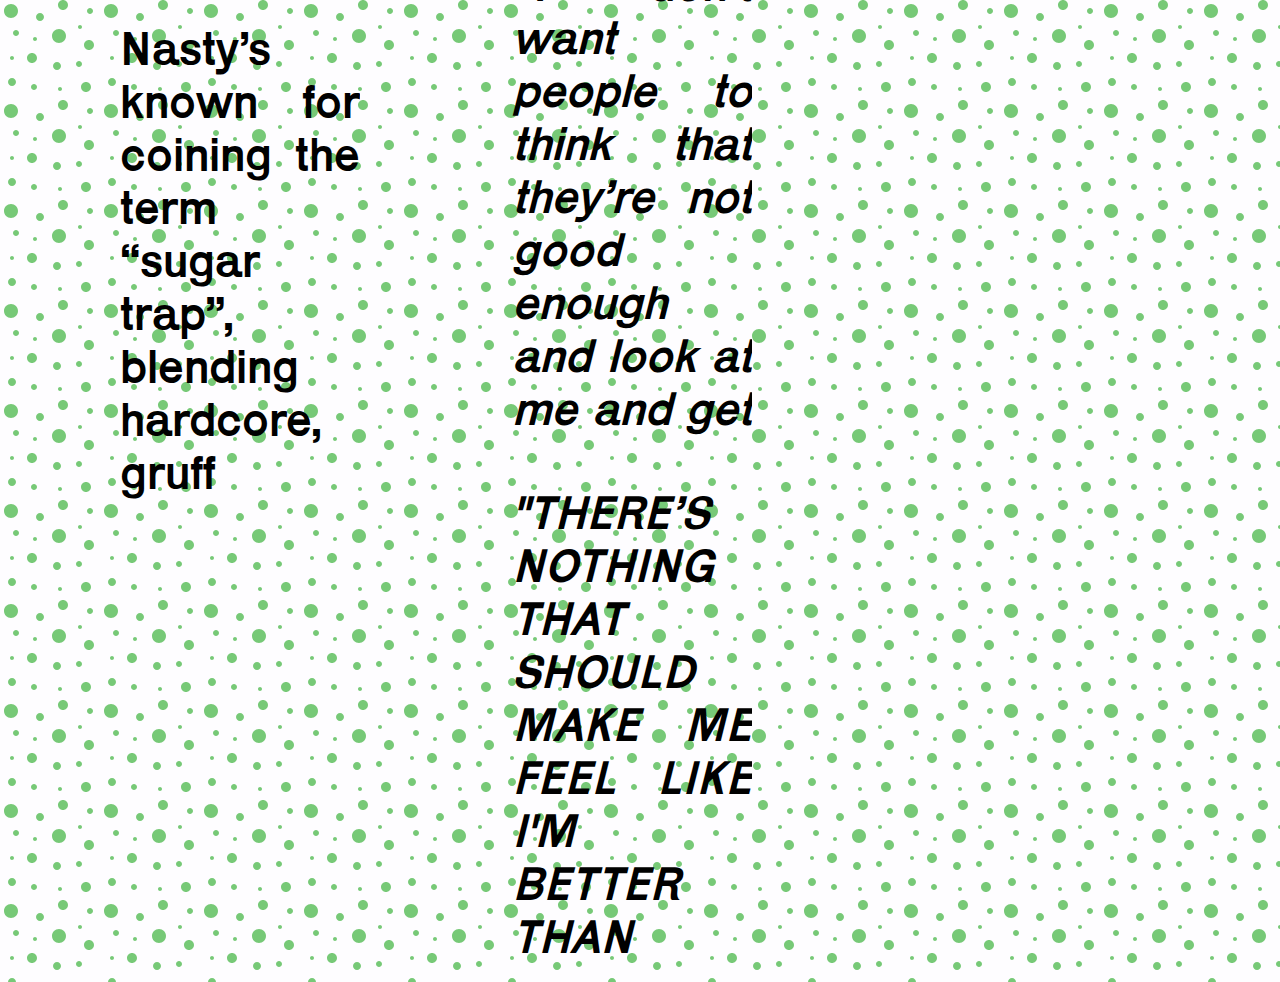
<file: Rico-Nasty.html>
<!-- code update -->

<!DOCTYPE html>
<html>
<head>
<title></title>
<meta name="description" content="">

<meta charset="utf-8">
<meta content="initial-scale=1.0,width=device-width" name="viewport">
<meta http-equiv="X-UA-Compatible" content="IE=edge">

<!--favicon-->
<link rel="icon" href="images/favicon.ico" />

<!--stylesheets-->
<link href="css/reset.css" rel="stylesheet">
<link href="css/linkedpg.css" rel="stylesheet">


</head>

<body>
<div class="widget">
<a href="index.html">
<img src="images/middle-finger-widget-2.png" alt="middle-finger-widget">
</a>
</div>
<p>
    <h1>Rico Nasty</h1>
<div class="menu-buttons">
    <a href="https://audius.co/trending" target="_blank"> <img src="images/headphones.svg" alt="speaker"></a>
    <a href="https://tidal.com/browse/artist/8151848" target="_blank"> <img src="images/speaker.svg" alt="speaker"></a>
    <a href="https://www.youtube.com/channel/UCINBvWZluLuV4VxNH32OO_Q" target="_blank"> <img src="images/youtube.svg" alt="yotube-graphic"></a> 
</div>

<div class="wrapper">
    <div class="scroll-content-left">

        <h2>The Pop Punk Princess</h2>
            <p>
            <img src="images/Rico-Nasty-2.jpg" alt="Rico-Nasty-1"> 
            <p>We all know the world isn’t all sunshine and rainbows: it’s OK to get a little nasty sometimes. And Rico Nasty is the Maryland native dominating the macho rap world, all while injecting a bit of punk realness along her way to stardom. With hustle, braggadocio and immense talent, women are now running rap with a sense of community spirit; Cardi B, Megan Thee Stallion, Rico and more are sticking together and trailblazing with wildly original artistry.</p>

            <p>And, in the middle of a pandemic, Rico – real name Maria Kelly – serves up looks. Today, over Zoom, she’s sporting a short, luridly green wig, looking like a pixie in a Fenty hoodie. She’s giddy because she’s just dropped the ear-shattering single ‘iPhone’ and freshly announced her first-ever make-up collaboration with the brand Il Makiage. It’s been more productive than your average bread-baking lockdown, that’s for sure, and she’s also trying out new hobbies – such as painting, cooking and scouring the internet for apple jelly – because, she says, such restlessness is “the thing about being a Taurus that sucks”.</p>

            <p>The rapper has fled Largo, her quarantined hometown, to be in Los Angeles with her boyfriend, two besties and her son Cameron, whom her fans can’t get enough of every time she posts him on her Instagram. Although she’s found self-isolation tough, she sees a silver lining in the fact that it enabled her to spend more time with Cameron.</p>

            <p>Although she seems relatable and low-key via video call, Rico has spent the past six years rising from local star to a global modern rap icon. In doing so, she’s proven that she’s more versatile than your bog-standard rapper. She can sing, as she proved with 2017’s otherworldly and synth-heavy ‘Tales Of Tacobella’; one track, the heartfelt ‘Brandon’, was dedicated to her child’s late father, who died of an asthma attack in Rico’s senior high school year. And she can deliver different genres too: tracks such as ‘Sandy’ and ‘Cold’, created with infamous super-producer Kenny Beats last year, saw her unleash her hellish screamo voice over crackling guitar.</p>

            <p> Nasty’s known for coining the term “sugar trap”, blending hardcore, gruff vocals and grungy hooks with softer, computerised beats.</p>

            <p>Channelling nostalgic noughties culture and sound while exuding turbulent modern production, Rico’s studio debut solidifies her status as a singular talent</p>

        </p>

    </div>
<div class="scroll-content-right">
    <p>
        <img src="images/Rico-Nasty-3.jpg" alt="Rico-Nasty-2">
    <p>With her rocker flare, brash attitude and explosive music, Rico moves to her own beat. On this early November evening in New York City, the Largo, Md. native has just wrapped a day of promo for her debut album, Nightmare Vacation, and now unwinds on a luxurious bed in her 6 Columbus Central Park hotel room. Her look is subtle: two pigtails, minimal makeup and a gray, lacey outfit, but Rico always exudes a rock star. That’s her aesthetic and she carries it to her core. It’s what makes the rhyme-slinger look and feel original and authentic and has helped her recently snag collabo deals with makeup brands Il Makiage and Rihanna’s Fenty.</p>

    <p>Since she first appeared on the scene as a high school junior with the 2014 mixtape Summer’s Eve, Rico has amassed a strong reputation as a rage rapper, punk-plastic fashion icon, and chief leader of the motivational power of simply smacking a bitch.</p>

    <p>With the drop of her mixtape Anger Management in 2019, the world was introduced to a rap sound that infused punk, grime, and, as Rico calls it, “primal screaming therapy.”</p>

    <p>With her androgynous nature and outlandish style, Rico has been an icon for outcasts for years. This, she says, is because she was once an outcast like her fans. The mosh pit became her outlet, and she was able to find herself as she flailed around with fellow super turned-up teens at her first Rolling Loud Festival, one of the biggest rap events in the world, held all over America. “When someone’s an outcast looking for a safe space,” she says, “they walk around like, ‘Where the weirdos go!’ And it’s like, ‘Hey! Go to a Rico Nasty show’.</p>

    <p><em>“Let these guys know that they can’t tell you what to do. I’mma shake this ass, and you’re going to watch it and you’re going to pay my bills. I love it because it’s time women stop worrying about what men think about them. We might not say we are, but [women can be] really mean and like ‘That’s that hoe shit!’ and it’s really not. It’s really just having fun and enjoying your life.”</em></p>

    <p><em>“I don’t want people to think that they’re not good enough and look at me and get hope because everybody can do something very awesome. They just haven’t tapped into that part of their confidence yet.”</em></p>

    <p><em>"THERE’S NOTHING THAT SHOULD MAKE ME FEEL LIKE I'M BETTER THAN NOBODY ON GOD’S GREEN EARTH, BABY. BECAUSE IF I HAVEN'T FOUND A CURE TO COVID, THEN I'M JUST LIKE THESE OTHER BITCHES. ARTISTS SHOULDN'T BE THAT SEPARATED FROM THEIR REAL SELVES AND WHATEVER PERSONA THEY FEEL.”</em></p>

    <p>Hoping to maintain her boundless artistry to inspire the next generation of girls who want to be pop-punk princesses, Rico longs for this album to remind women that “you are fire once you tap into that level of confidence. And when you do, nobody can tell you shit”. Combining the badassery she learned from Joan Jett and mixing it with her sensitive mission to keep hope alive, she wants to teach the next generation that “you can walk down the street like you want to – we’re talking about strutting, feeling yourself.”</p>

    <p>This sentiment leads to a brilliant Nasty closing riff. “All the best shit happens when you’re scared,” she says. “It’s probably a sign because you only get butterflies because of fear, but you gotta get that bitch away and do it. Don’t do something that someone else might like – do something that you know you’ll like. You gotta be happy with all the decisions you make and make them right. If you do that, you can’t fuck up.”</p>

</p>
</div>
<div class="scroll-content-left">
    <p>
        <img src="images/rico-nasty-lightning-video_1024_603_90.jpg" alt="Rico-Nasty-3">
    <p><em>Who is Rico Nasty right now?</em> There’s no more personas. There’s no more alter egos. I just am who I am. There is no hard Rico. There is no soft Rico. I feel like [I] just kind of broke those barriers. I’ve finally found my niche tone. I guess, from a melodic sense that I really, really like and it blends well with other artists. I don’t know, I feel like I’ve given my fans too many groups. This is this Rico and that Rico and everything is just, at the end of the day, it’s just me. There is no other personality and all this shit that I would have tried to hide behind a couple years ago.</p>

    <p>Yeah, that was a really weird time in my life. Especially like, just the whole XXL scene, the hard hip-hop people, like, this bitch is not real hip-hop. She’s trying to be White. She’s trying to be a rock star. And I’m like, if I’m not hip-hop, what the fuck is hip-hop?</p>

    <p><em>You can see yourself as a trailblazer and they never have it easy. They’re always scrutinized.</em>It’s very lonely because they’re intimidated. Trailblazers, they are weird. I can’t name a trailblazer that’s not a little bit weird. Just because we make great music doesn’t make us great human beings or completely geniuses at social skills. When I make my music, nine times out of 10, I make my music, I’m in the studio for 72 hours. Any person that stays in a room and doesn’t wash their ass or brush their teeth for 72 hours to make a song is not right in the head. Like, we’re not all the way there, bro. We’re just here for the music.</p>

    <p>“I don’t know where I fit,” Rico says of her place in the music world. She welcomes in misfits from all walks of life; her audience is just as eclectic as her sound and image, as she switches between the oversized tracksuits and stacked chains of hip-hop and the spiked chokers and fishnets beloved of old-school punk. “I don’t really resonate with punk stars because I’m not that hardcore. I like bubbles and stuff; I’m not harsh and crazy. And with this new album, <b>I definitely resonate with being a pop-punk princess.</b></p>
</p>
    </div>

</div>

<img src ="images/Floating-Icon.png" alt="treyvon-x-floating-head" class="clicc-here">
</file>
<file: css/linkedpg.css>
@font-face {
    font-family:"Trickster";
    src:url(../fonts/Trickster-Regular.woff2) format("woff2"),
    url(../fonts/Trickster-Regular.woff) format("woff");
    font-weight:900;
}

@font-face {
    font-family:"Karrick";
    src: url(../fonts/Karrik-Regular.woff2),
    url(../fonts/Karrik-Regular.woff);
}

@font-face {
    font-family:"Minipax";
    src: url(../fonts/Minipax-Medium.woff2),
    url(../fonts/Minipax-Medium.woff);
}

@keyframes widget {
    0% { 
        
      transform: rotate(-90deg) translateY(0);
      
       
    }
    100% { 
        transform: rotate(-90deg) translateY(-5px); 
      
    }
  }

  @keyframes face {
    0% {
        transform: rotate(0deg);
    }

    100% {
        transform: rotate(360deg);
    }
}


/* body style */

@media only screen and (max-width: 900px) {
    body {
        
        background-image: url("data:image/svg+xml,%3Csvg width='100' height='100' viewBox='0 0 100 100' xmlns='http://www.w3.org/2000/svg'%3E%3Cpath d='M11 18c3.866 0 7-3.134 7-7s-3.134-7-7-7-7 3.134-7 7 3.134 7 7 7zm48 25c3.866 0 7-3.134 7-7s-3.134-7-7-7-7 3.134-7 7 3.134 7 7 7zm-43-7c1.657 0 3-1.343 3-3s-1.343-3-3-3-3 1.343-3 3 1.343 3 3 3zm63 31c1.657 0 3-1.343 3-3s-1.343-3-3-3-3 1.343-3 3 1.343 3 3 3zM34 90c1.657 0 3-1.343 3-3s-1.343-3-3-3-3 1.343-3 3 1.343 3 3 3zm56-76c1.657 0 3-1.343 3-3s-1.343-3-3-3-3 1.343-3 3 1.343 3 3 3zM12 86c2.21 0 4-1.79 4-4s-1.79-4-4-4-4 1.79-4 4 1.79 4 4 4zm28-65c2.21 0 4-1.79 4-4s-1.79-4-4-4-4 1.79-4 4 1.79 4 4 4zm23-11c2.76 0 5-2.24 5-5s-2.24-5-5-5-5 2.24-5 5 2.24 5 5 5zm-6 60c2.21 0 4-1.79 4-4s-1.79-4-4-4-4 1.79-4 4 1.79 4 4 4zm29 22c2.76 0 5-2.24 5-5s-2.24-5-5-5-5 2.24-5 5 2.24 5 5 5zM32 63c2.76 0 5-2.24 5-5s-2.24-5-5-5-5 2.24-5 5 2.24 5 5 5zm57-13c2.76 0 5-2.24 5-5s-2.24-5-5-5-5 2.24-5 5 2.24 5 5 5zm-9-21c1.105 0 2-.895 2-2s-.895-2-2-2-2 .895-2 2 .895 2 2 2zM60 91c1.105 0 2-.895 2-2s-.895-2-2-2-2 .895-2 2 .895 2 2 2zM35 41c1.105 0 2-.895 2-2s-.895-2-2-2-2 .895-2 2 .895 2 2 2zM12 60c1.105 0 2-.895 2-2s-.895-2-2-2-2 .895-2 2 .895 2 2 2z' fill='%2348b848' fill-opacity='0.74' fill-rule='evenodd'/%3E%3C/svg%3E"); 
    }
      
    h1 {
        font-family: "Trickster", Georgia, 'Times New Roman', Times, serif;
        font-size: 5em;
        text-align: center;
    }

    h2 {
        font-family: "Trickster", Georgia, 'Times New Roman', Times, serif;
        text-align: center;   
        color: #f6bc15;
    }

    .menu-buttons{ 
        display: flex;
        justify-content: space-evenly;
        margin-bottom: 45px;
    }

    .menu-buttons img {
        height: 120px;
    width: 120px;
        
    }

    .scroll-content-left p {
        font-family: "Karrick";
    text-align: justify;
    margin-top: 1em;
    font-size: 1.25em;
    }

    .scroll-content-right p {
        font-family: "Karrick";
        margin-top: 1em;
        text-align: justify;
        font-size: 1.25em;
    }

    .widget {
        max-height: 75px;
        max-width: 75px;
        transform: rotate(-90deg);
        position: fixed;
        top: 1em;
        left: 0.5em;
        animation: widget 1s infinite alternate ease-in;
    }

    .scroll-content-left img {
        object-fit: cover;
        mix-blend-mode: darken;
        align-content: center;
    }
    
    .scroll-content-right img{
        object-fit: cover;  
        mix-blend-mode: luminosity;       
    }


  }


@media only screen and (min-width: 900px) {
body {
    background-color: #f6bc15;
    margin-bottom: 1em;
    scroll-behavior: smooth;
    background-color: #fefdff;
background-image: url("data:image/svg+xml,%3Csvg width='100' height='100' viewBox='0 0 100 100' xmlns='http://www.w3.org/2000/svg'%3E%3Cpath d='M11 18c3.866 0 7-3.134 7-7s-3.134-7-7-7-7 3.134-7 7 3.134 7 7 7zm48 25c3.866 0 7-3.134 7-7s-3.134-7-7-7-7 3.134-7 7 3.134 7 7 7zm-43-7c1.657 0 3-1.343 3-3s-1.343-3-3-3-3 1.343-3 3 1.343 3 3 3zm63 31c1.657 0 3-1.343 3-3s-1.343-3-3-3-3 1.343-3 3 1.343 3 3 3zM34 90c1.657 0 3-1.343 3-3s-1.343-3-3-3-3 1.343-3 3 1.343 3 3 3zm56-76c1.657 0 3-1.343 3-3s-1.343-3-3-3-3 1.343-3 3 1.343 3 3 3zM12 86c2.21 0 4-1.79 4-4s-1.79-4-4-4-4 1.79-4 4 1.79 4 4 4zm28-65c2.21 0 4-1.79 4-4s-1.79-4-4-4-4 1.79-4 4 1.79 4 4 4zm23-11c2.76 0 5-2.24 5-5s-2.24-5-5-5-5 2.24-5 5 2.24 5 5 5zm-6 60c2.21 0 4-1.79 4-4s-1.79-4-4-4-4 1.79-4 4 1.79 4 4 4zm29 22c2.76 0 5-2.24 5-5s-2.24-5-5-5-5 2.24-5 5 2.24 5 5 5zM32 63c2.76 0 5-2.24 5-5s-2.24-5-5-5-5 2.24-5 5 2.24 5 5 5zm57-13c2.76 0 5-2.24 5-5s-2.24-5-5-5-5 2.24-5 5 2.24 5 5 5zm-9-21c1.105 0 2-.895 2-2s-.895-2-2-2-2 .895-2 2 .895 2 2 2zM60 91c1.105 0 2-.895 2-2s-.895-2-2-2-2 .895-2 2 .895 2 2 2zM35 41c1.105 0 2-.895 2-2s-.895-2-2-2-2 .895-2 2 .895 2 2 2zM12 60c1.105 0 2-.895 2-2s-.895-2-2-2-2 .895-2 2 .895 2 2 2z' fill='%2348b848' fill-opacity='0.74' fill-rule='evenodd'/%3E%3C/svg%3E");
}

h1 {
    font-family: "Trickster", Georgia, 'Times New Roman', Times, serif;
    font-size: 10em;
    text-align: center;
}

h2 {
    font-family: "Trickster", Georgia, 'Times New Roman', Times, serif;
    font-size: 20em;
    text-align: center;   
    color: #f6bc15;
}

/* classes */

.clearfix {
    overflow: auto;
}

.scroll-content-left p {
    font-family: "Karrick";
    /* float: right; */
    height: 480px;
    width: 240px;
overflow:scroll;
text-align: justify;
margin-top: 1em;
font-size: 3em;

}

.wrapper {
    column-count: 3;
    columns: 3;
    margin-left: 120px;
    

}

.scroll-content-left img {
    /* float:left; */
    height: 480px;
    width: 480px;
    object-fit: cover;
    mix-blend-mode: luminosity;
    
    

}

.scroll-content-right p{
    font-family: "Karrick";
    /* float: left; */
    height: 480px;
    width: 240px;
    overflow: scroll;
    /* padding: 240px; */
    margin-top: 1em;
    text-align: justify;
    font-size: 3em;
}

.scroll-content-right img{
    /* float:right;  */
    height: 480px;
    width: 480px;
    object-fit: cover;  
    mix-blend-mode: luminosity; 
    
}

.widget {
    max-height: 150px;
    max-width: 150px;
    transform: rotate(-90deg);
    position: fixed;
    top: 1em;
    left: 0.5em;
    animation: widget 1s infinite alternate ease-in;
}

.menu-buttons{ 
    display: flex;
    justify-content: space-evenly;
    margin-bottom: 90px;
}

.menu-buttons img {
    height: 240px;
width: 240px;
    
}

img:hover {
    mix-blend-mode: normal;
}

.clicc-here {
    display: block;
    position: fixed;
    right: 0;
    bottom: 0;
    animation: face 5s infinite alternate ease-in-out;
}

.clicc-here:hover {
    animation: face 0s ease-in-out;
}
}
</file>
